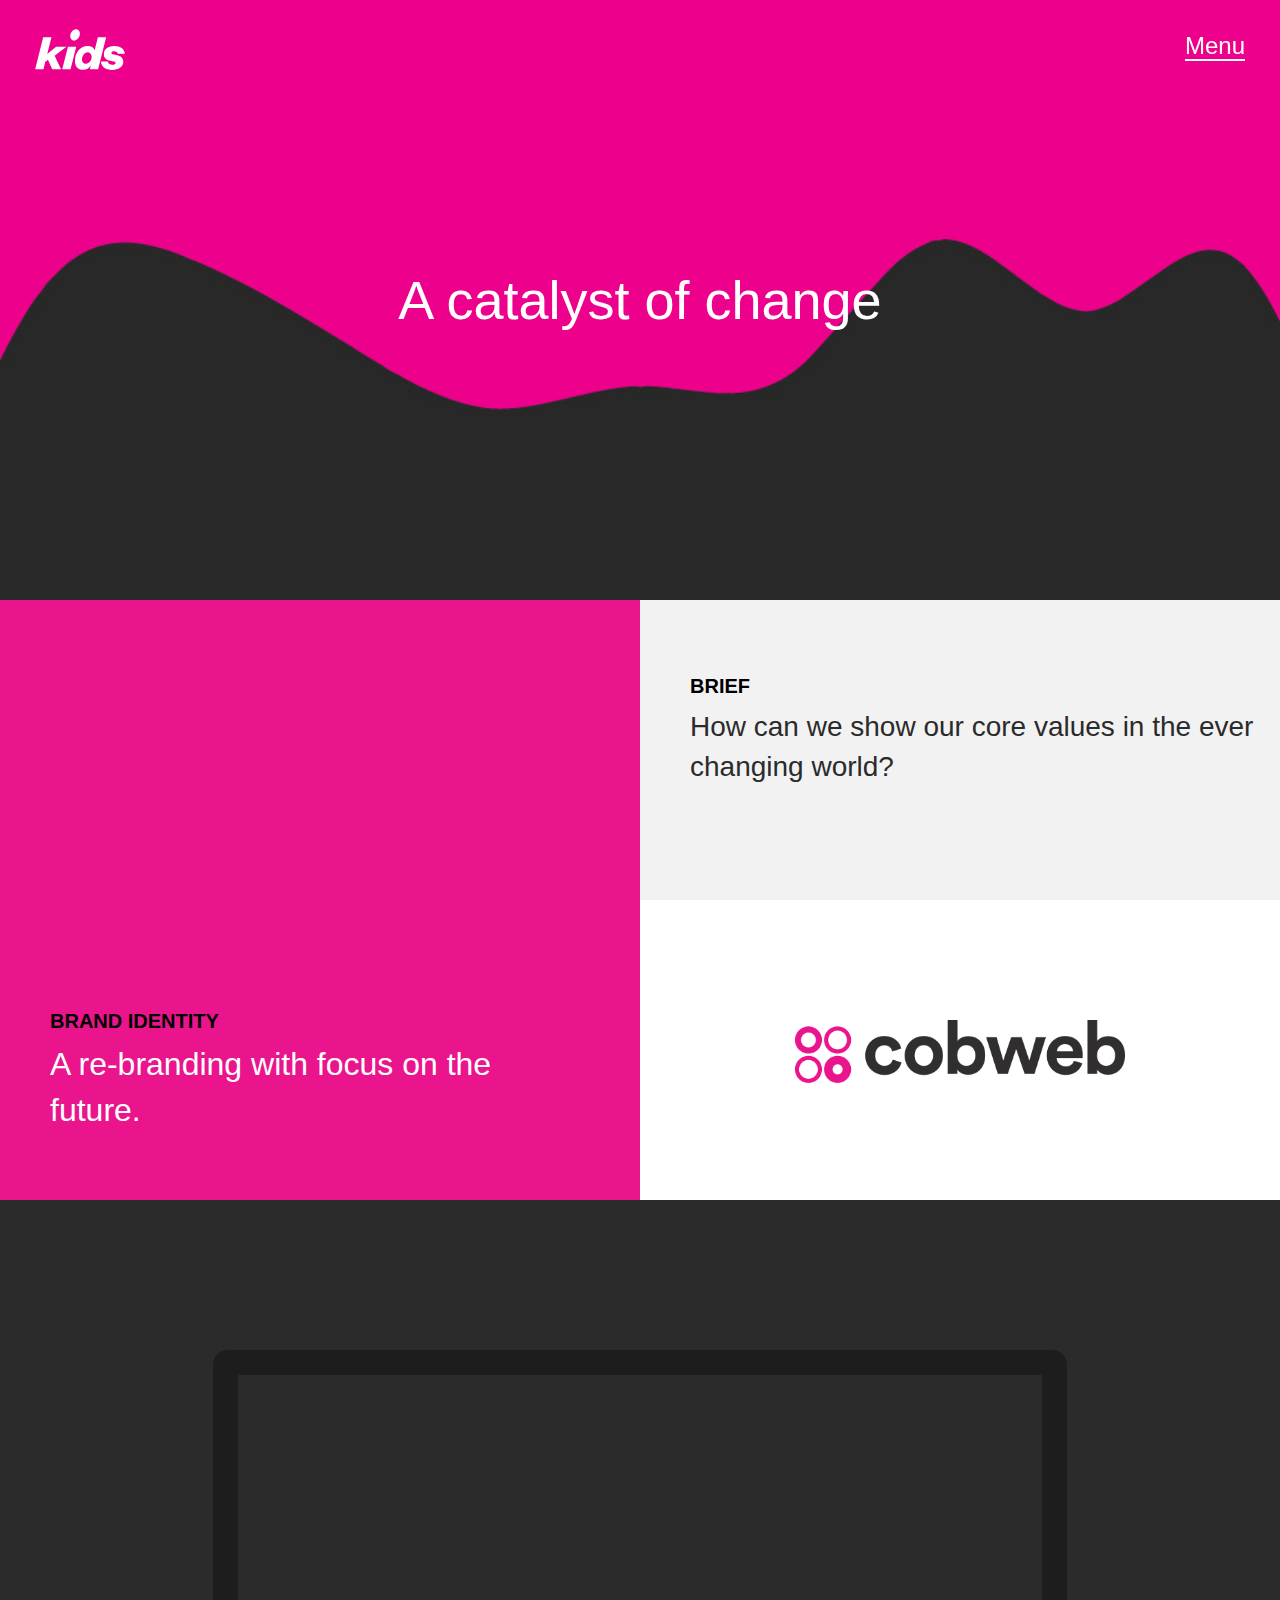
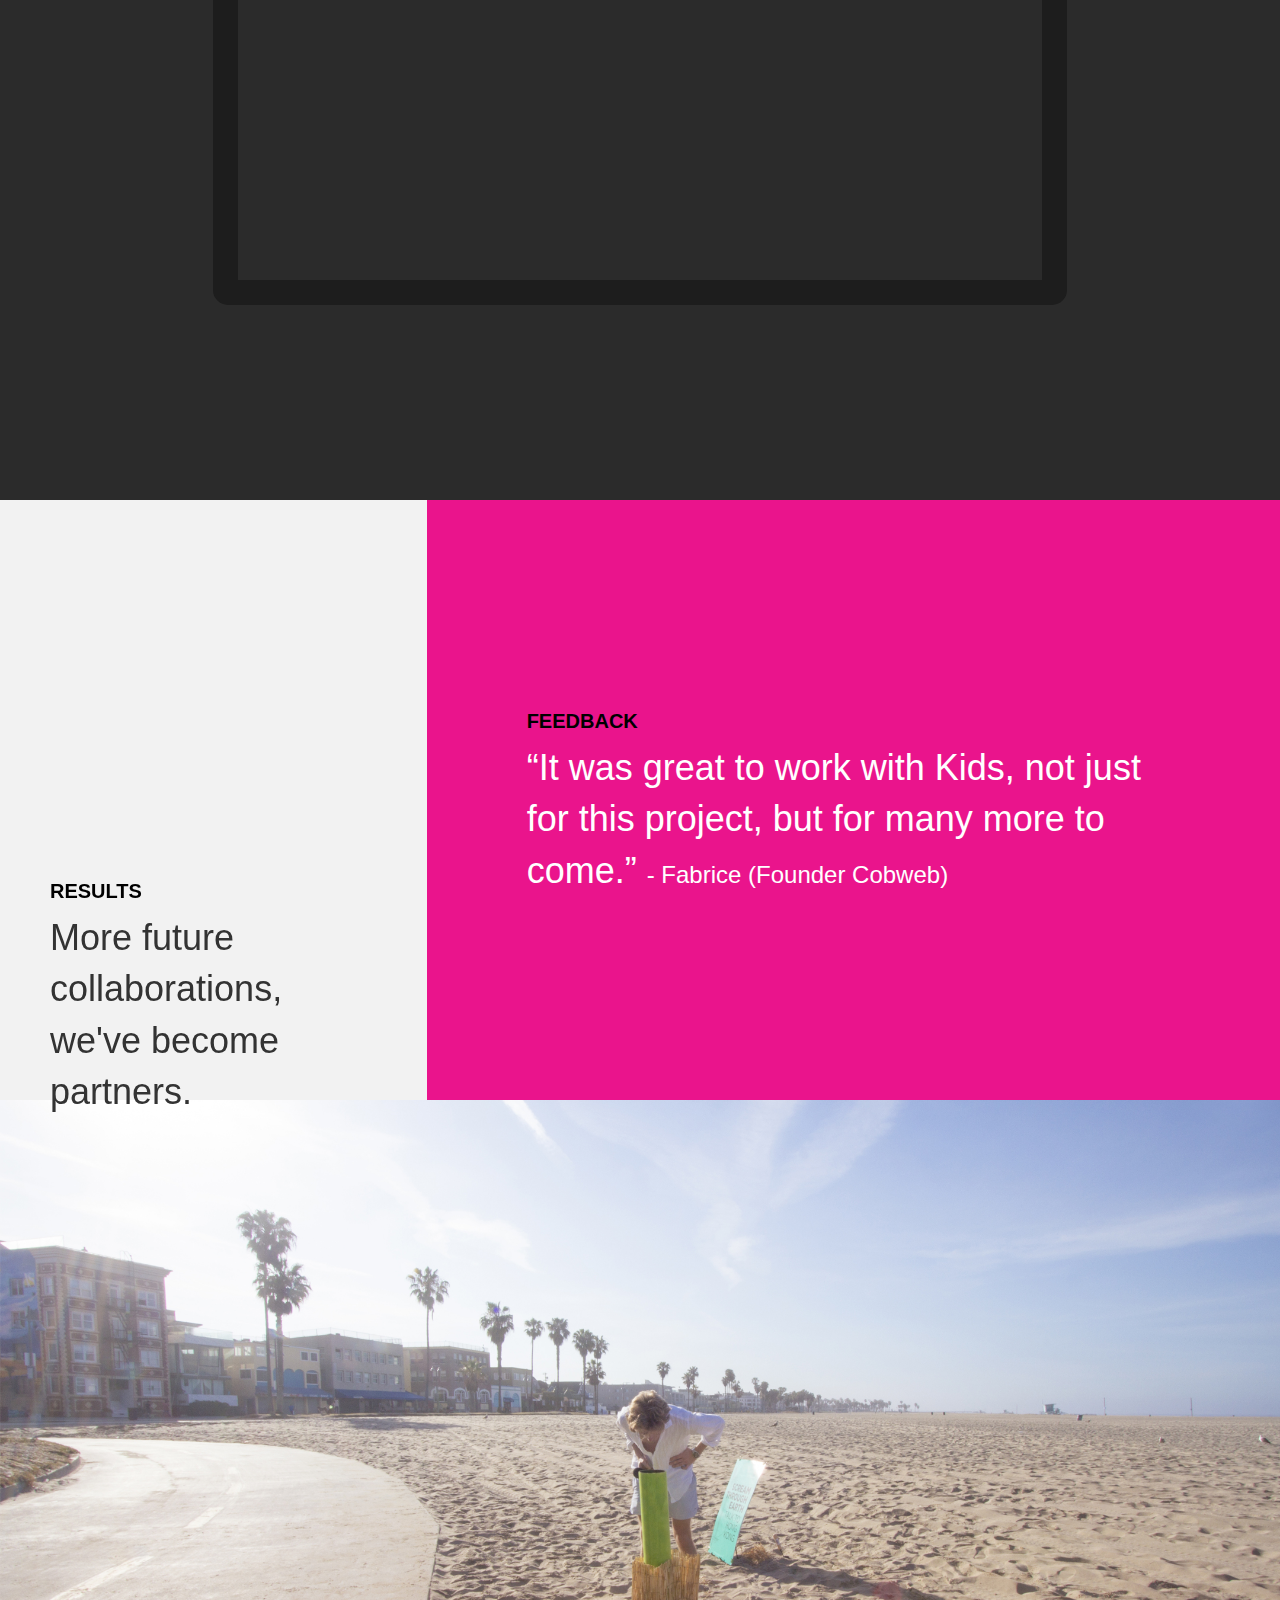
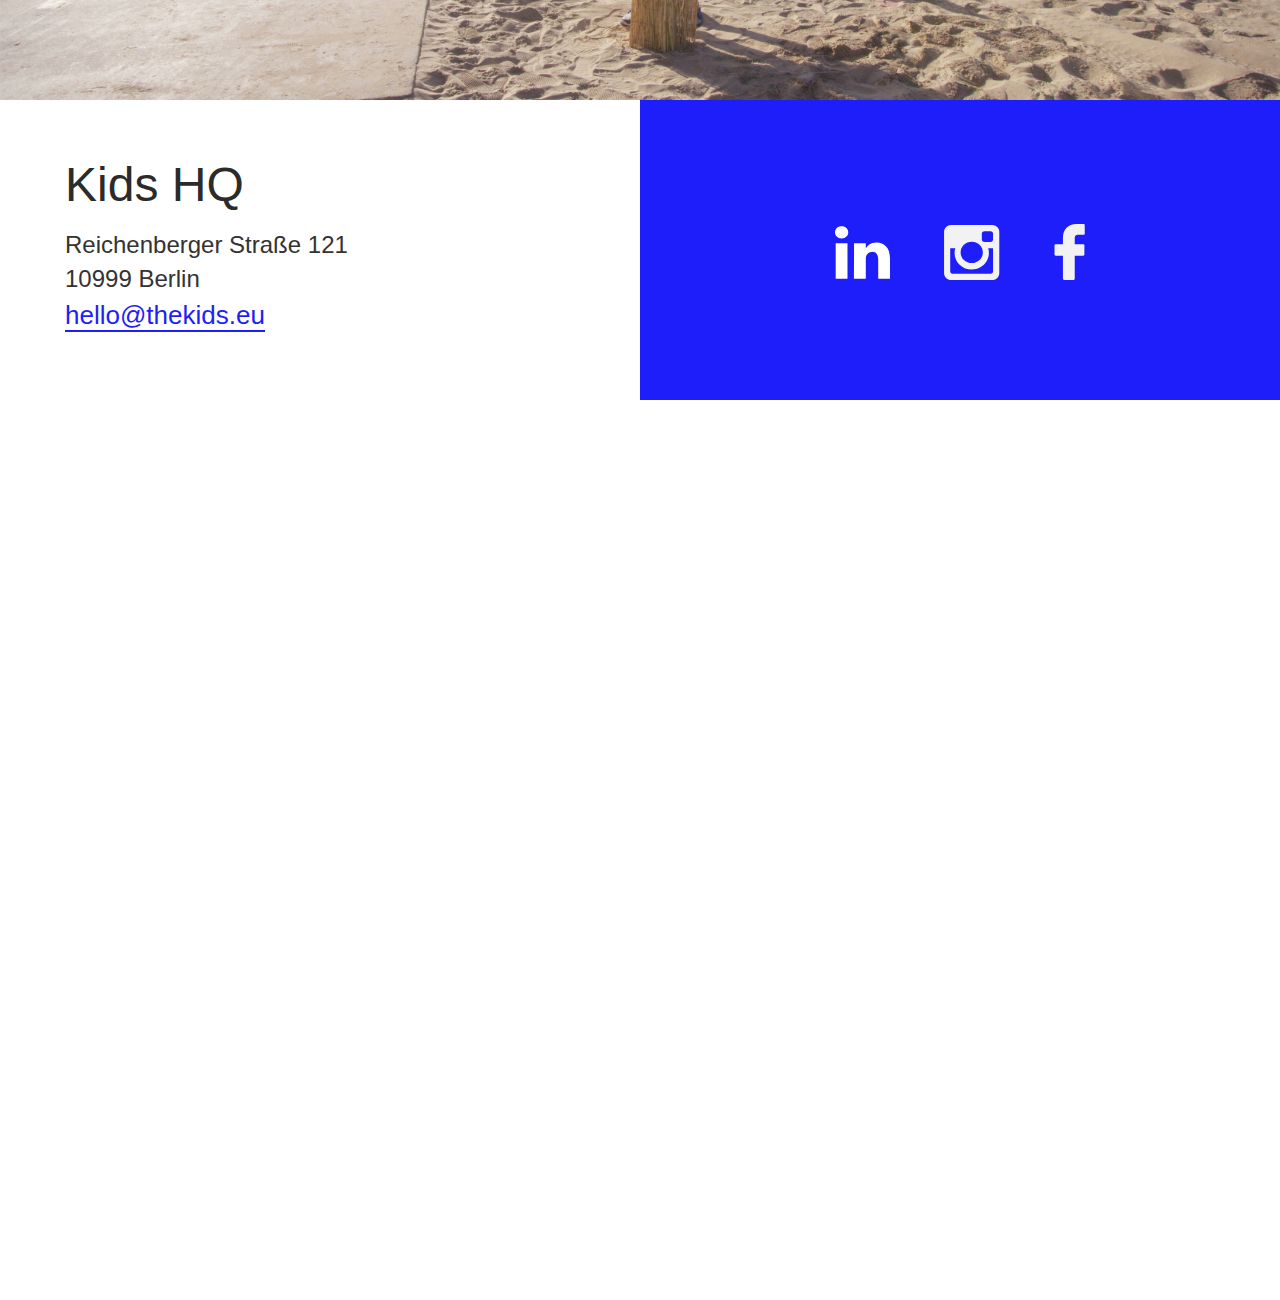
<file: cobweb.html>
<!DOCTYPE html>
<html>
<head>
	<meta charset="utf-8">
	<meta name="viewport" content="width=device-width, initial-scale=1">
	<title>Kids - Design & Concept Studio</title>
	<link rel="stylesheet" href="https://maxcdn.bootstrapcdn.com/bootstrap/3.3.7/css/bootstrap.min.css" integrity="sha384-BVYiiSIFeK1dGmJRAkycuHAHRg32OmUcww7on3RYdg4Va+PmSTsz/K68vbdEjh4u" crossorigin="anonymous">
	<link rel="stylesheet" type="text/css" href="css/portfolio.css">
	<link rel="stylesheet" type="text/css" href="css/kids.css">

	<!-- Meta Tags -->
	<meta name="description" content="A unique identity for a unique tribe.">
	<meta name="robots" content="noodp">
	<link rel="canonical" href="http://thekids.eu/nomads-festial-2016.html">
	<meta property="og:locale" content="en_US">
	<meta property="og:type" content="website">
	<meta property="og:title" content="Nomads Festival 2016 by kids | Concept &amp; Design Studio">
	<meta property="og:description" content="A unique identity for a unique tribe.">
	<meta property="og:url" content="http://thekids.eu/nomads-festial-2016.html">
	<meta property="og:site_name" content="Nomads Festival 2016 by kids | Concept &amp; Design Studio">
	<meta property="og:image" content="http://www.thekids.eu/img/Nomads-Festival-2016-Kids-Project-Design-Concept.jpg"/>
	<meta name="twitter:card" content="summary">
	<meta name="twitter:description" content="A unique identity for a unique tribe.">
	<meta name="twitter:title" content="Nomads Festival 2016 by kids | Concept &amp; Design Studio">
	<meta name="twitter:site" content="@thekidshq">
	<meta name="twitter:creator" content="@thekidshq">
	<script type="application/ld+json">{"@context":"http:\/\/schema.org","@type":"WebSite","url":"http:\/\/thekids.eu\/","name":"kids | Concept &amp; Design Studio","potentialAction":{"@type":"SearchAction","target":"http:\/\/thekids.eu\/?s={search_term_string}","query-input":"required name=search_term_string"}}</script>
</head>
	<body class="">
		<div class="portfolio cobweb">
			<div class="container-fluid">
				<div id="myNav" class="overlay">
		              <!-- Button to close the overlay navigation -->
		              <a href="javascript:void(0)" class="closebtn" onclick="closeNav()">&times;</a>

		              <div id="nav overlay-content" class="menux">
		                <ul>
		                	<li><a href="index.html">Home</a></li>
		                	<li><a href="projects.html">Projects</a></li>
		                	<li><a href="whatwedo.html">What We Do</a></li>              	
		                	<li><a href="about.html">About</a></li>
		                </ul>
		              </div>
		        </div>
	        </div>
	        <div class="container-fluid" style="margin-top: -1px;">
	       		<div class="row">
	          		<div class="col-xs-12">
		              	<a href="home.html"><div><img src="img/Kids-Berlin-Design-Studio-Logo-2016-White.svg" class="logo"></div></a>
		            	<span class="menubtn" style="font-size:24px;cursor:pointer" onclick="openNav()">Menu</span>
	          		</div>
	        	</div>
	        </div>

			<div class="container-fluid">	
				<div class="row cobweb1">
					<h2 class="col-xs-12">A catalyst of change</h2>
				</div>
			</div>

			<div class="container-fluid">	
				<div class="row">
					<div class="col-xs-12 col-md-6 bg-cobweb-pink fullheight experience">
						<h4>Brand Identity</h4>
						<p class="textwhite">A re-branding with focus on the future.</p>
					</div>
					<div class="col-xs-12 col-md-6 halfheight briefdiv bg-grey">
						<h4>Brief</h4>
						<p class="brief textgrey">How can we show our core values in the ever changing world?</p>
					</div>
					<div class="col-xs-12 col-md-6 halfheight center">
						<img src="img/Cobweb-Brand-Logo-Webdesign-Kids-Berlin.png" class="caselogo">
					</div>				
				</div>
			</div>
			<div class="container-fluid">	
				<div class="row">
					<div class="col-xs-12 extraheight bg-darkgrey video">
						<div class="col-md-8 col-md-offset-2 videomargin video">
							<div class="videoWrapper">
								<iframe src="https://player.vimeo.com/video/170021699?title=0&byline=0&portrait=0" width="640" height="360" frameborder="0" webkitallowfullscreen mozallowfullscreen allowfullscreen></iframe>
							</div>
						</div>
					</div>
				</div>
			</div>
			<div class="container-fluid">	
				<div class="row">
					<div class="col-md-4 fullheight bg-grey results" id="results">
						<h4>Results</h4>
						<p>More future collaborations, we've become partners.</p>
					</div>
					<div class="col-md-8 fullheight bg-cobweb-pink feedback">
						<h4>Feedback</h4>
						<p class="textwhite">“It was great to work with Kids, not just for this project, but for many more to come.” <span>- Fabrice (Founder Cobweb)<span></p>
					</div>

				</div>
			</div>
			<div class="container-fluid">	
				<div class="row cobweb2">
				</div>
			</div>
		</div>		
		<footer class="container-fluid">
			<div class="row business">
				<div class="col-xs-12 col-sm-6 col-md-6 fleft bg-white">
					<h2>Kids HQ</h2>
					<p>Reichenberger Straße 121<br>10999 Berlin</p>
					<a href="mailto:hello@thekids.eu">hello@thekids.eu</a>
				</div>
				<div class="col-xs-12 col-sm-6 col-md-6 bg-blue fright">
					<a href="https://www.linkedin.com/company/thekids" target="_blank"><img src="img/linkedin-logo.svg" class="linkedin-logo"></a>
					<a href="https://instagram.com/notyourkids/" target="_blank"><img src="img/instagram-symbol.svg"></a>
					<a href="https://www.facebook.com/notyourkids" target="_blank"><img src="img/facebook-logo.svg"></a>
				</div>
			</div>
			<div class="row">
				<div class="col-xs-12 noisebg">
					<h2 class="textwhite center">Behind all this you'll find passionate people.</h1>
				</div>
			</div>
		</footer>

		<script>
        function openNav() {
            document.getElementById("myNav").style.width = "100%";
        }

        function closeNav() {
            document.getElementById("myNav").style.width = "0%";
        }
        </script>
	</body>
</html>
</file>
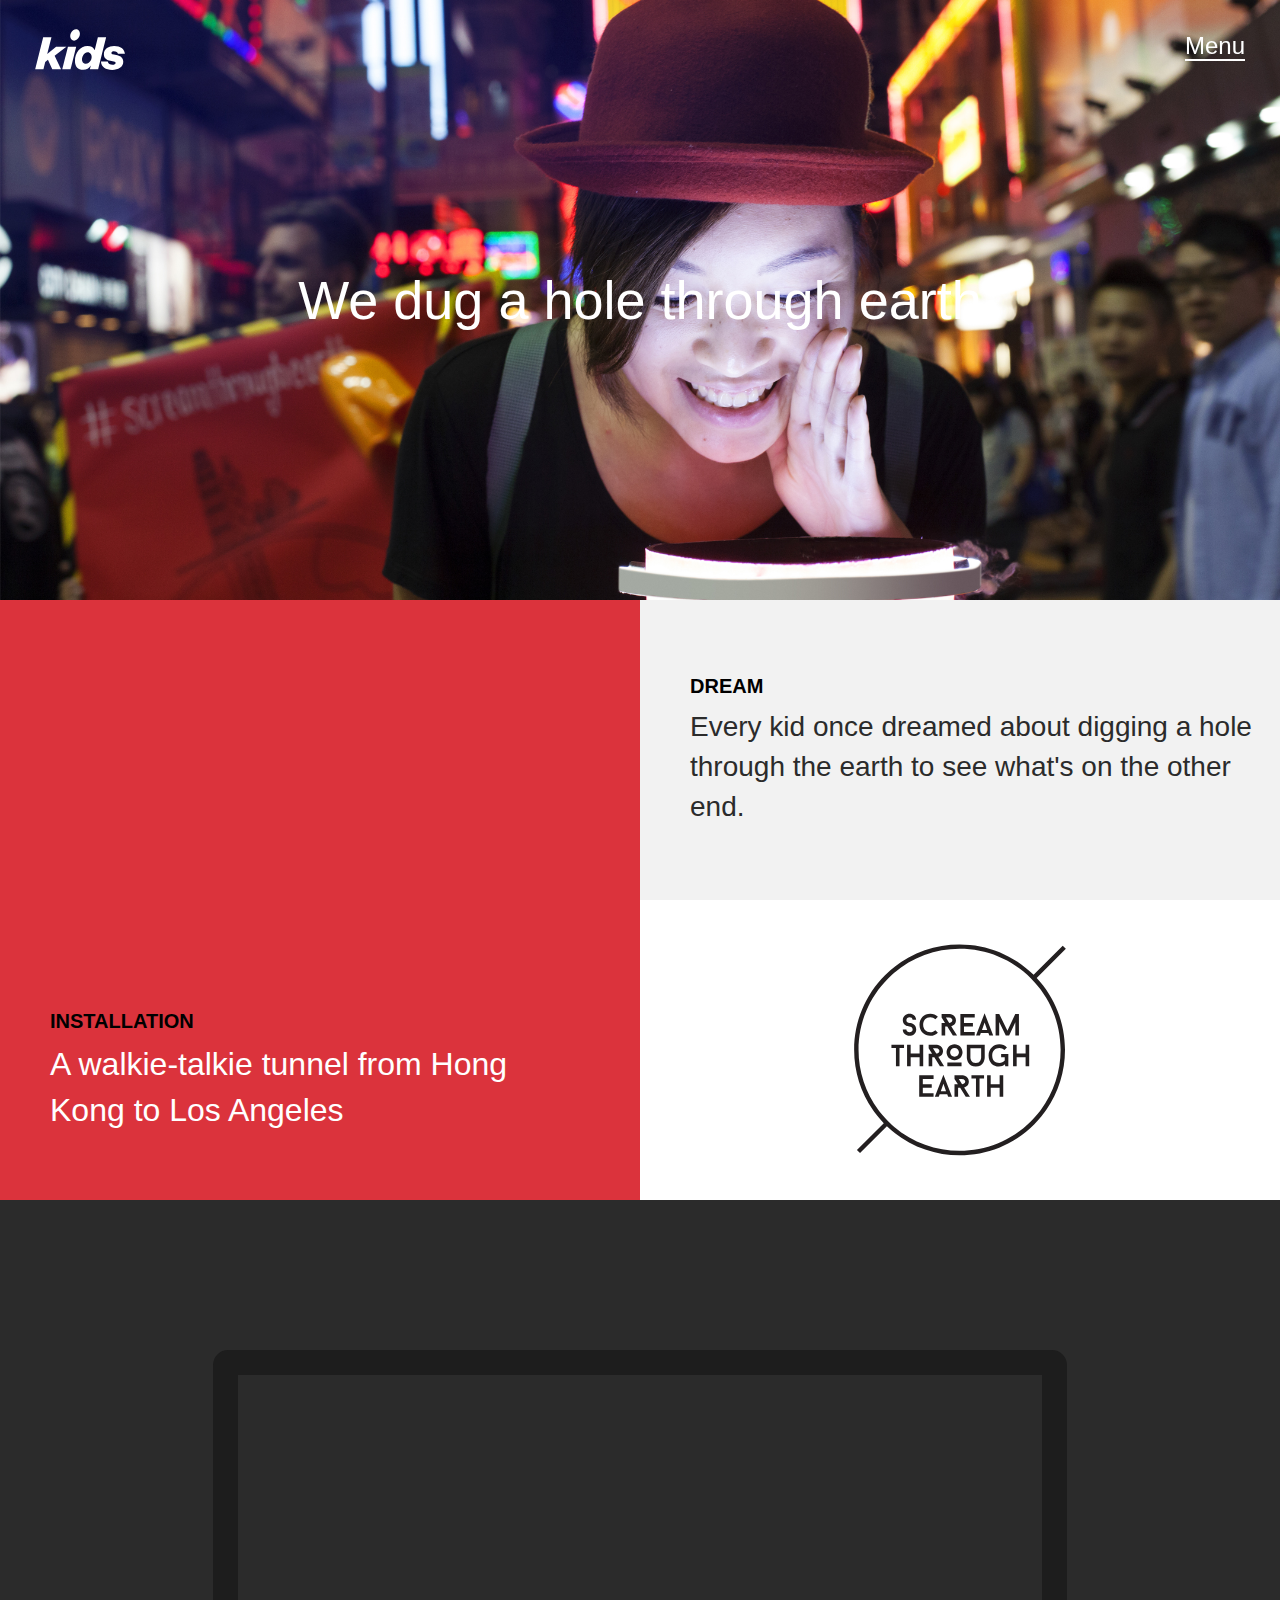
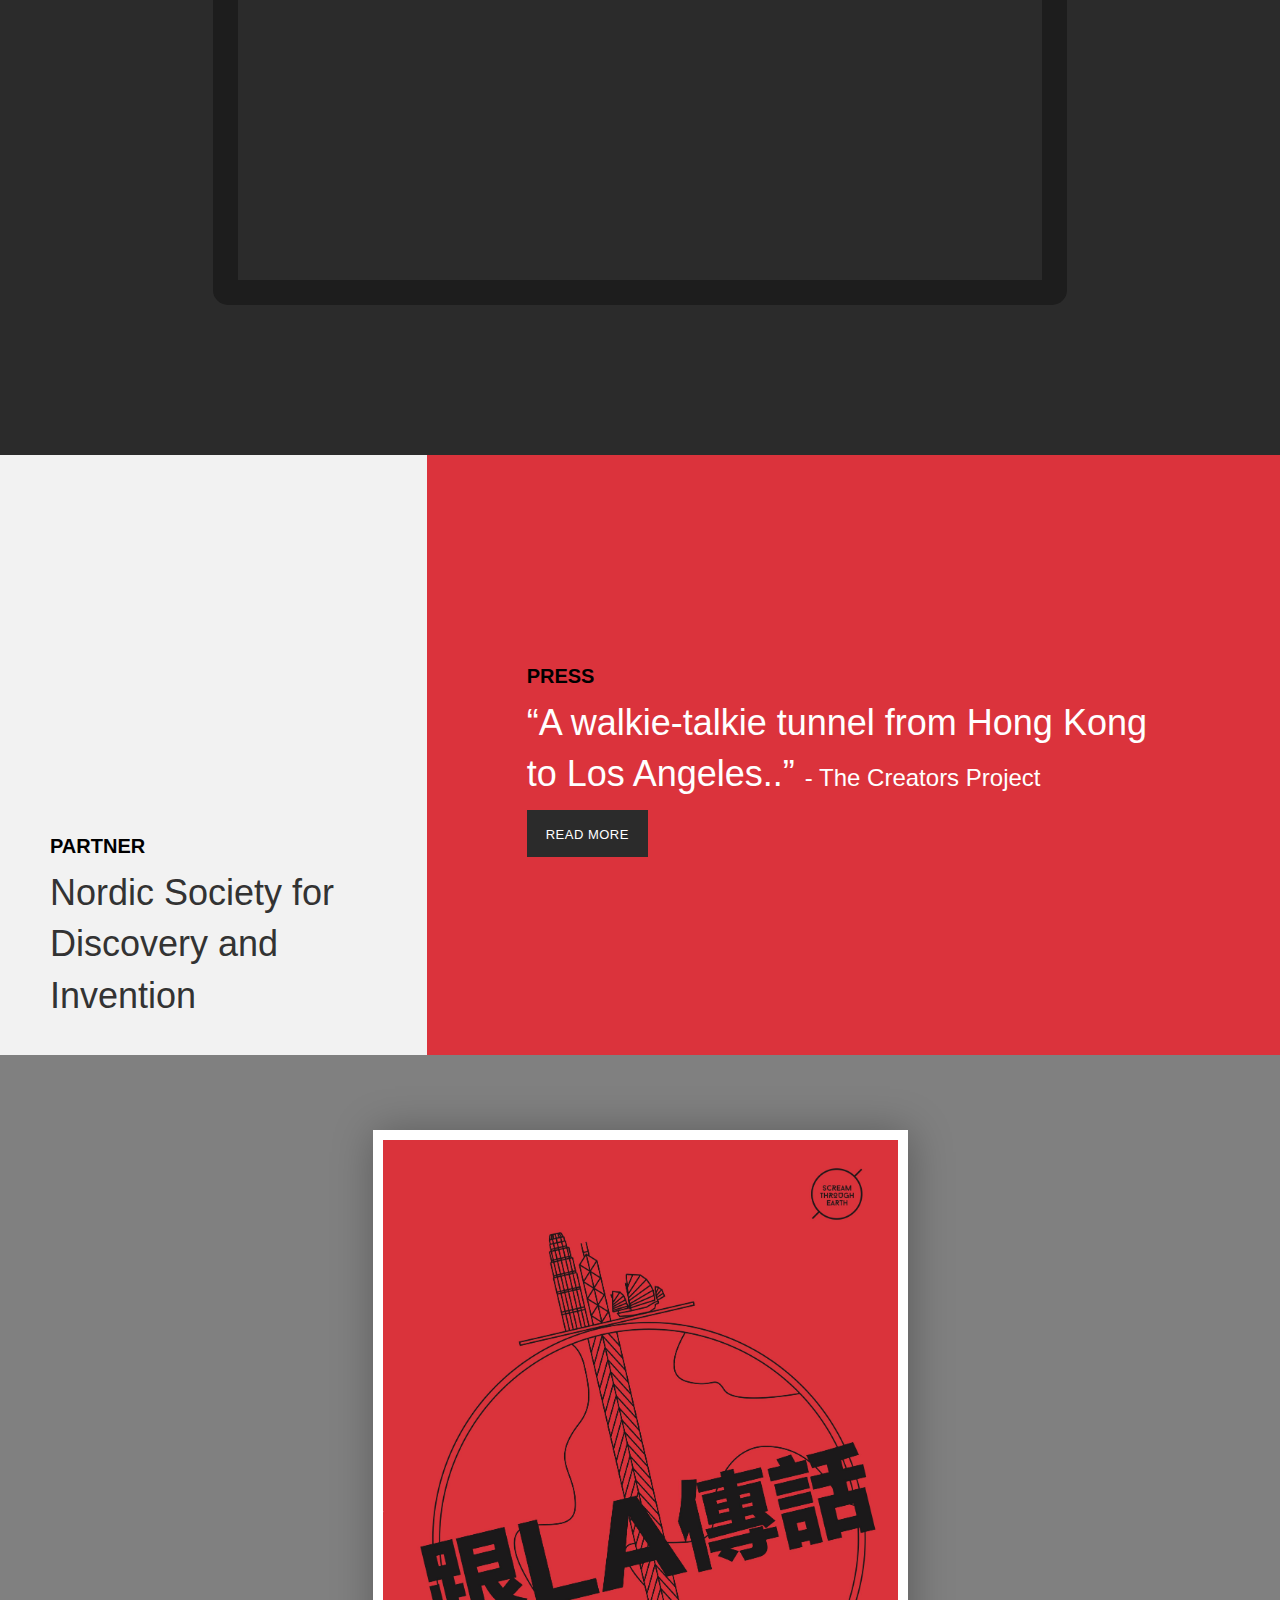
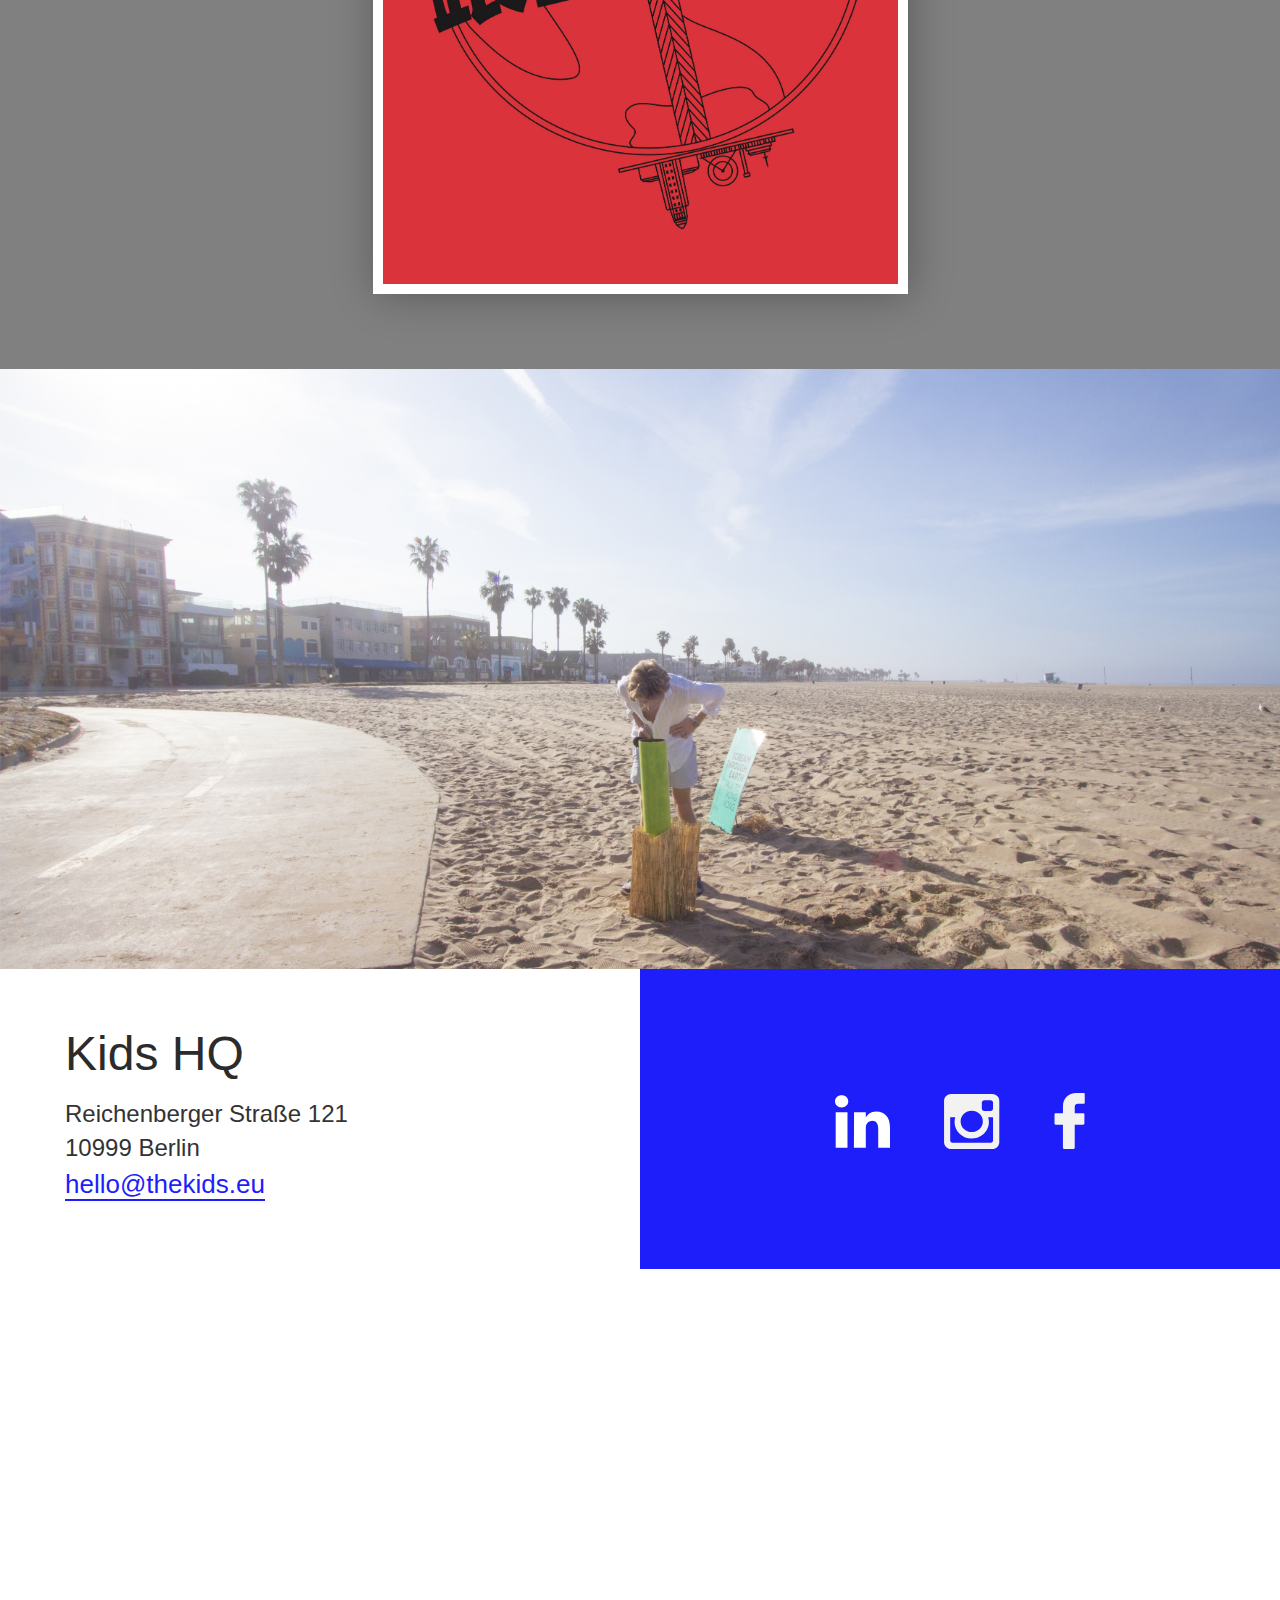
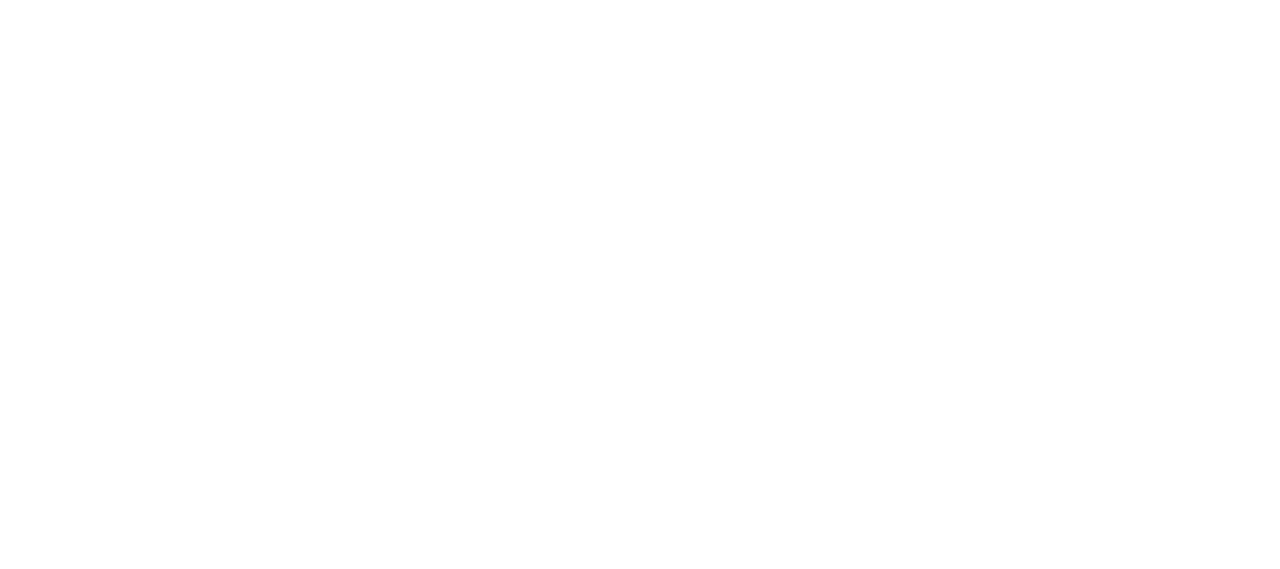
<file: hole-through-earth.html>
<!DOCTYPE html>
<html>
<head>
	<meta charset="utf-8">
	<meta name="viewport" content="width=device-width, initial-scale=1">
	<title>Kids - Design & Concept Studio</title>
	<link rel="stylesheet" href="https://maxcdn.bootstrapcdn.com/bootstrap/3.3.7/css/bootstrap.min.css" integrity="sha384-BVYiiSIFeK1dGmJRAkycuHAHRg32OmUcww7on3RYdg4Va+PmSTsz/K68vbdEjh4u" crossorigin="anonymous">
	<link rel="stylesheet" type="text/css" href="css/portfolio.css">
	<link rel="stylesheet" type="text/css" href="css/kids.css">

	<!-- Meta Tags -->
	<meta name="description" content="A unique identity for a unique tribe.">
	<meta name="robots" content="noodp">
	<link rel="canonical" href="http://thekids.eu/nomads-festial-2016.html">
	<meta property="og:locale" content="en_US">
	<meta property="og:type" content="website">
	<meta property="og:title" content="Nomads Festival 2016 by kids | Concept &amp; Design Studio">
	<meta property="og:description" content="A unique identity for a unique tribe.">
	<meta property="og:url" content="http://thekids.eu/nomads-festial-2016.html">
	<meta property="og:site_name" content="Nomads Festival 2016 by kids | Concept &amp; Design Studio">
	<meta property="og:image" content="http://www.thekids.eu/img/Nomads-Festival-2016-Kids-Project-Design-Concept.jpg"/>
	<meta name="twitter:card" content="summary">
	<meta name="twitter:description" content="A unique identity for a unique tribe.">
	<meta name="twitter:title" content="Nomads Festival 2016 by kids | Concept &amp; Design Studio">
	<meta name="twitter:site" content="@thekidshq">
	<meta name="twitter:creator" content="@thekidshq">
	<script type="application/ld+json">{"@context":"http:\/\/schema.org","@type":"WebSite","url":"http:\/\/thekids.eu\/","name":"kids | Concept &amp; Design Studio","potentialAction":{"@type":"SearchAction","target":"http:\/\/thekids.eu\/?s={search_term_string}","query-input":"required name=search_term_string"}}</script>
</head>
	<body>
		<div class="portfolio holethroughearth">
			<div class="container-fluid">
				<div id="myNav" class="overlay">
		              <!-- Button to close the overlay navigation -->
		              <a href="javascript:void(0)" class="closebtn" onclick="closeNav()">&times;</a>

		              <div id="nav overlay-content" class="menux">
		                <ul>
		                	<li><a href="index.html">Home</a></li>
		                	<li><a href="projects.html">Projects</a></li>
		                	<li><a href="whatwedo.html">What We Do</a></li>              	
		                	<li><a href="about.html">About</a></li>
		                </ul>
		              </div>
		        </div>
	        </div>
	        <div class="container-fluid" style="margin-top: -1px;">
	       		<div class="row">
	          		<div class="col-xs-12">
		              	<a href="home.html"><div><img src="img/Kids-Berlin-Design-Studio-Logo-2016-White.svg" class="logo"></div></a>
		            	<span class="menubtn" style="font-size:24px;cursor:pointer" onclick="openNav()">Menu</span>
	          		</div>
	        	</div>
	        </div>

			<div class="container-fluid">	
				<div class="row hte1">
					<h2 class="col-xs-12">We dug a hole through earth</h2>
				</div>
			</div>

			<div class="container-fluid">	
				<div class="row">
					<div class="col-xs-12 col-md-6 bg-hte-red fullheight experience">
						<h4>Installation</h4>
						<p class="textwhite">A walkie-talkie tunnel from Hong Kong to Los Angeles</p>
					</div>
					<div class="col-xs-12 col-md-6 halfheight briefdiv bg-grey">
						<h4>Dream</h4>
						<p class="brief textgrey">Every kid once dreamed about digging a hole through the earth to see what's on the other end.</p>
					</div>
					<div class="col-xs-12 col-md-6 halfheight center bg-white">
						<img src="img/Hole-Through-Earth-Kids-Logo-Design-Concept.svg" class="caselogo">
					</div>				
				</div>
			</div>
			<div class="container-fluid">	
				<div class="row">
					<div class="col-xs-12 bg-darkgrey video">
						<div class="col-md-8 col-md-offset-2 videomargin video">
							<div class="videoWrapper">
								<iframe width="1280" height="720" src="https://www.youtube.com/embed/MIvW61aOY0g?rel=0&amp;controls=0&amp;showinfo=0" frameborder="0" allowfullscreen></iframe>
							</div>
						</div>
					</div>
				</div>
			</div>
			<div class="container-fluid">	
				<div class="row">
					<div class="col-xs-12 col-md-4 fullheight bg-grey results" id="results">
						<h4>Partner</h4>
						<p>Nordic Society for Discovery and Invention</p>
					</div>
					<div class="col-xs-12 col-md-8 fullheight bg-hte-red feedback">
						<h4>Press</h4>
						<p class="textwhite">“A walkie-talkie tunnel from Hong Kong to Los Angeles..” <span>- The Creators Project<span></p>
						<a href="#"><button class="btn">Read more</button></a>
					</div>

				</div>
			</div>
			<div class="container-fluid">	
				<div class="row poster">
					<div class="col-xs-12 col-sm-6 col-sm-offset-3 col-md-6 col-md-offset-3">
						<img src="img/Hole-Through-Earth--Kids-Project5-Design-Concept.jpg">
					</div>
				</div>
			</div>

			<div class="container-fluid">	
				<div class="row hte2">
					<div class="col-xs-12 fullheight">
					</div>
				</div>
			</div>
		</div>
		<footer class="container-fluid">
			<div class="row business">
				<div class="col-xs-12 col-sm-6 col-md-6 fleft bg-white">
					<h2>Kids HQ</h2>
					<p>Reichenberger Straße 121<br>10999 Berlin</p>
					<a href="mailto:hello@thekids.eu">hello@thekids.eu</a>
				</div>
				<div class="col-xs-12 col-sm-6 col-md-6 bg-blue fright">
					<a href="https://www.linkedin.com/company/thekids" target="_blank"><img src="img/linkedin-logo.svg" class="linkedin-logo"></a>
					<a href="https://instagram.com/notyourkids/" target="_blank"><img src="img/instagram-symbol.svg"></a>
					<a href="https://www.facebook.com/notyourkids" target="_blank"><img src="img/facebook-logo.svg"></a>
				</div>
			</div>
			<div class="row">
				<div class="col-xs-12 noisebg">
					<h2 class="textwhite center">Behind all this you'll find passionate people.</h1>
				</div>
			</div>
		</footer>

		<script>
        function openNav() {
            document.getElementById("myNav").style.width = "100%";
        }

        function closeNav() {
            document.getElementById("myNav").style.width = "0%";
        }
        </script>
	</body>
</html>
</file>
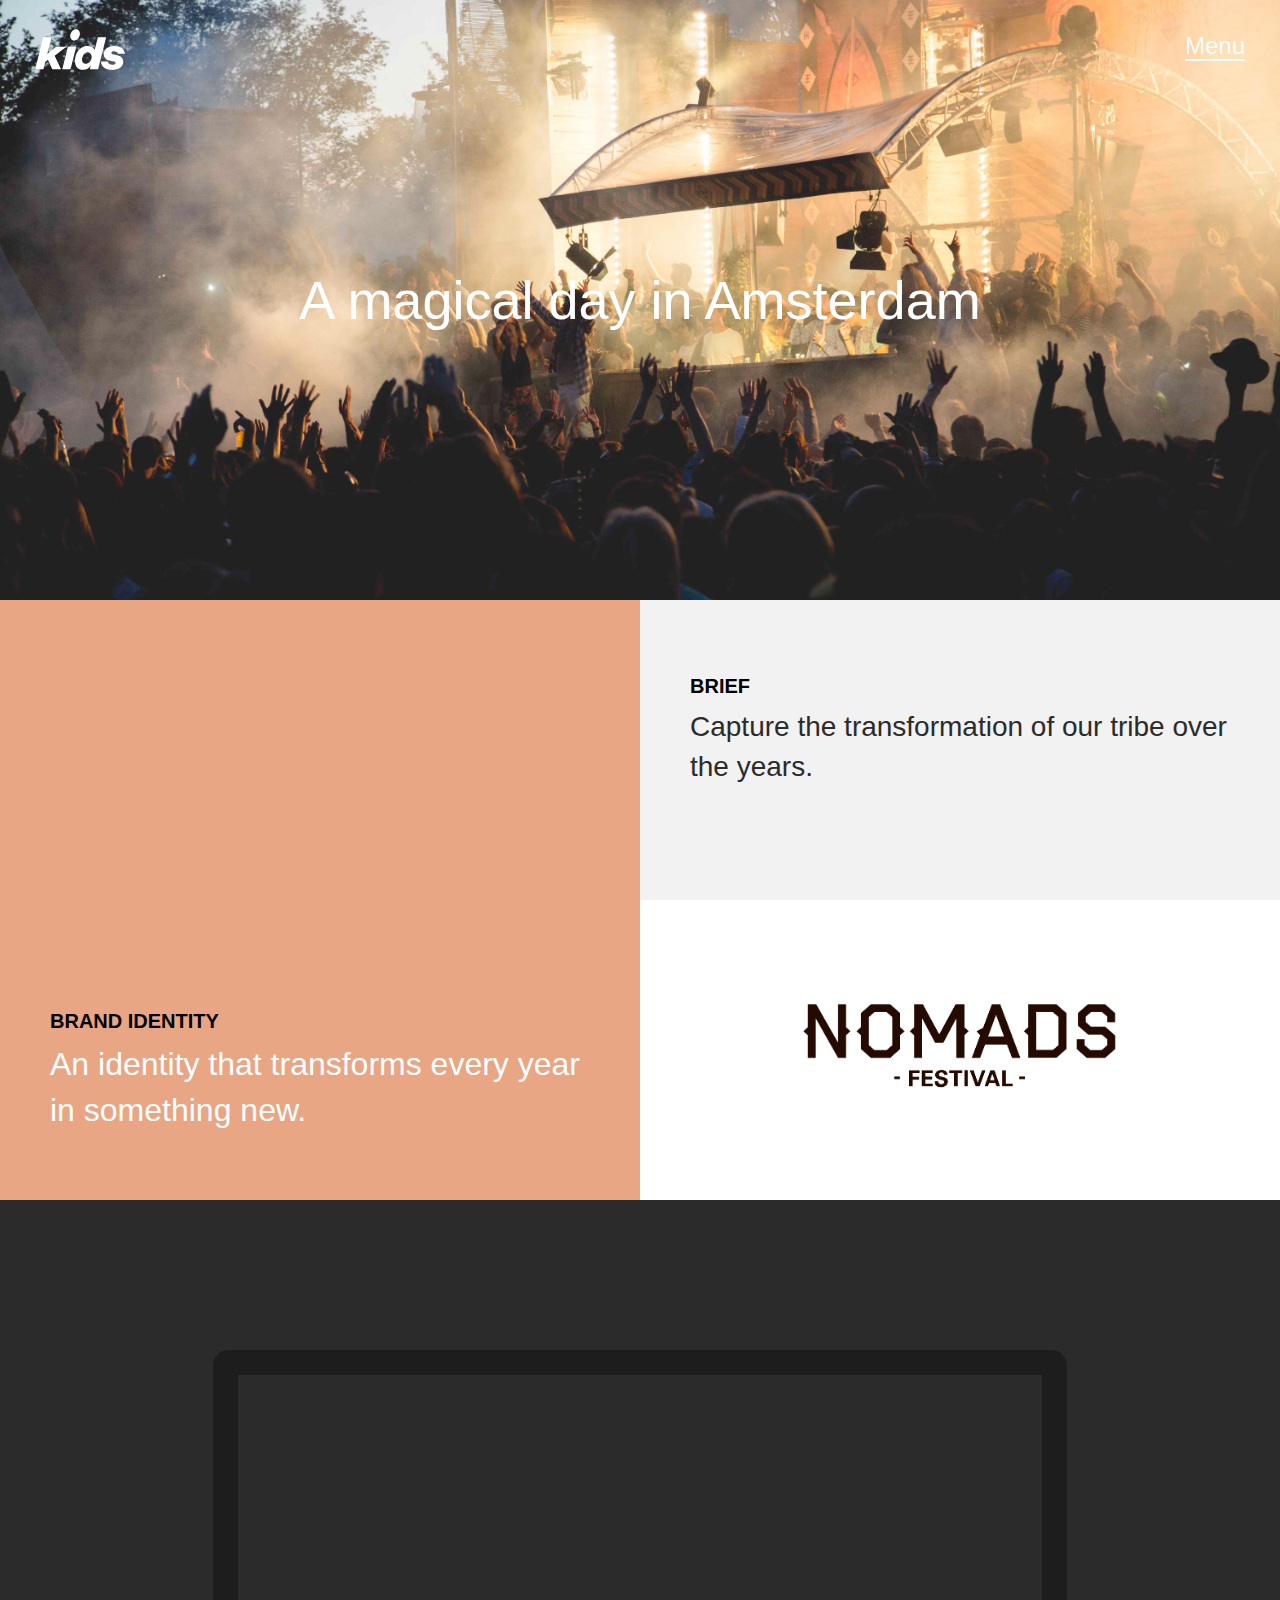
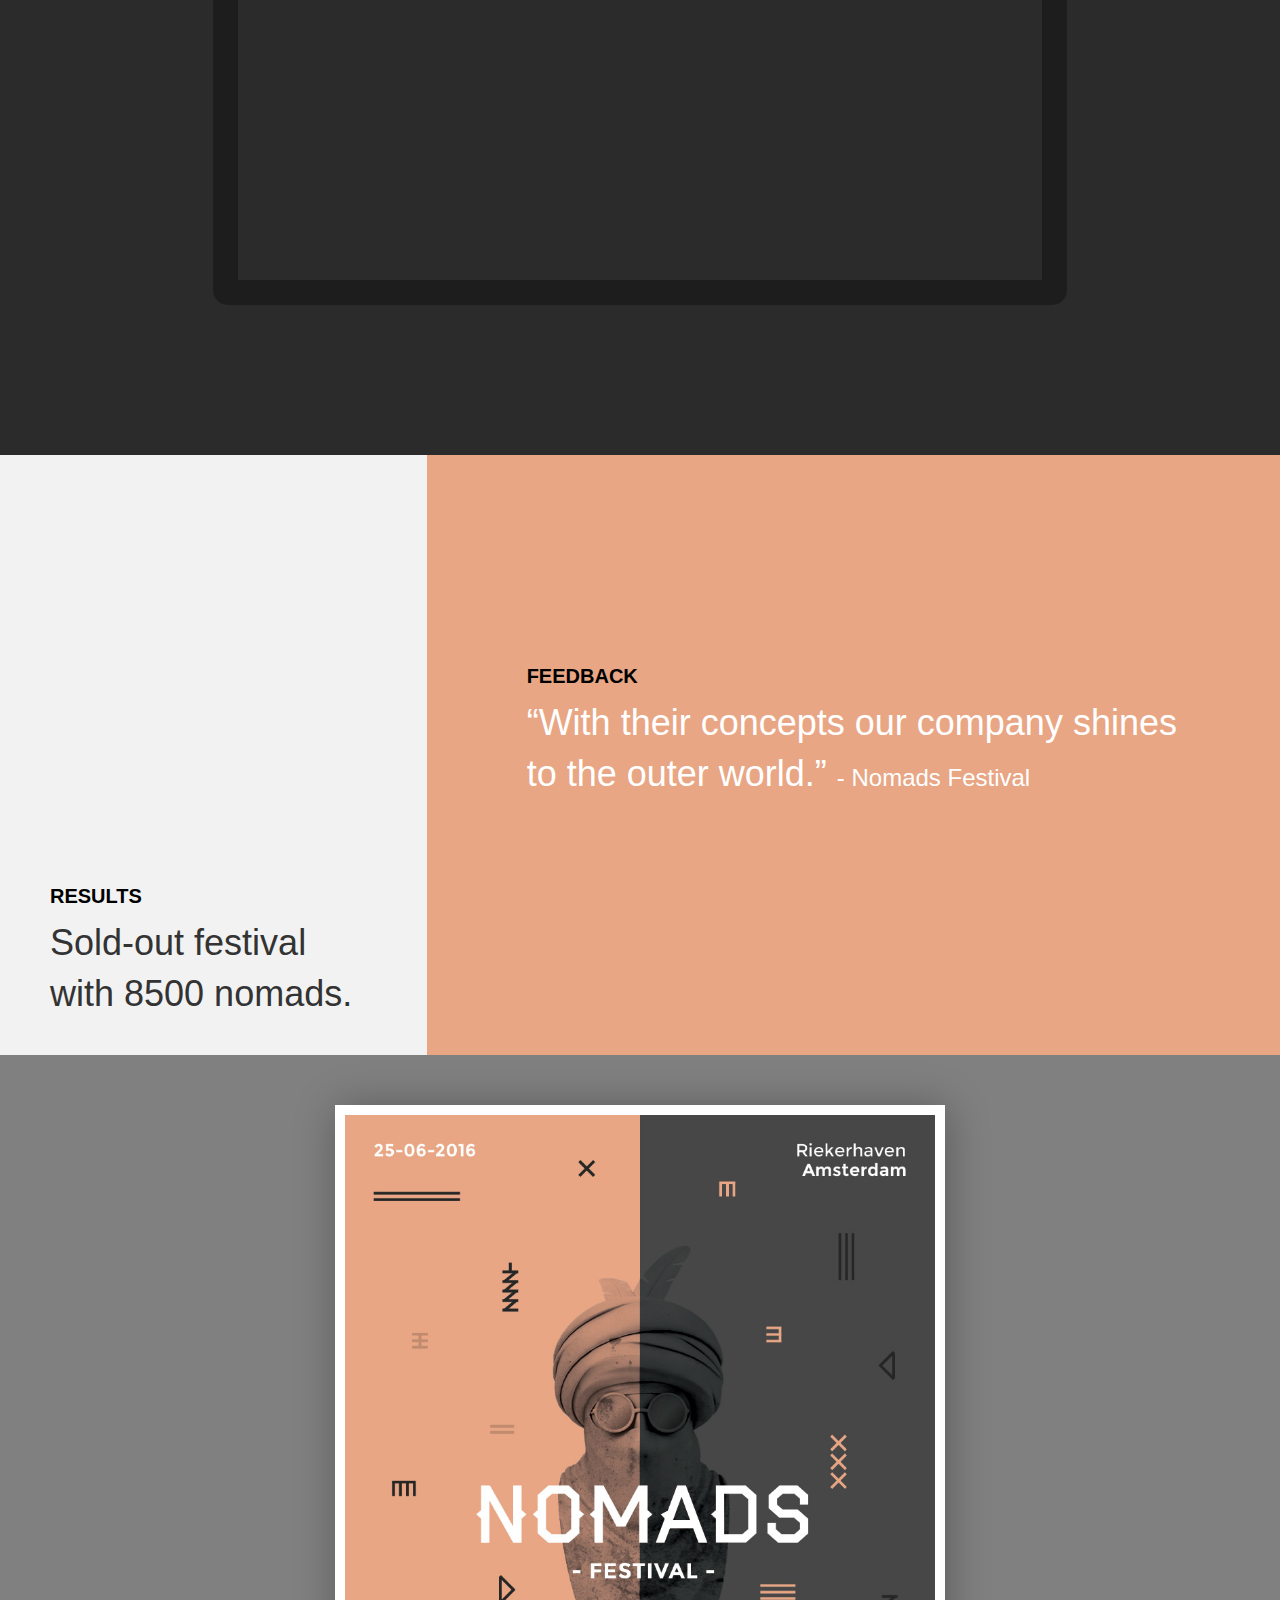
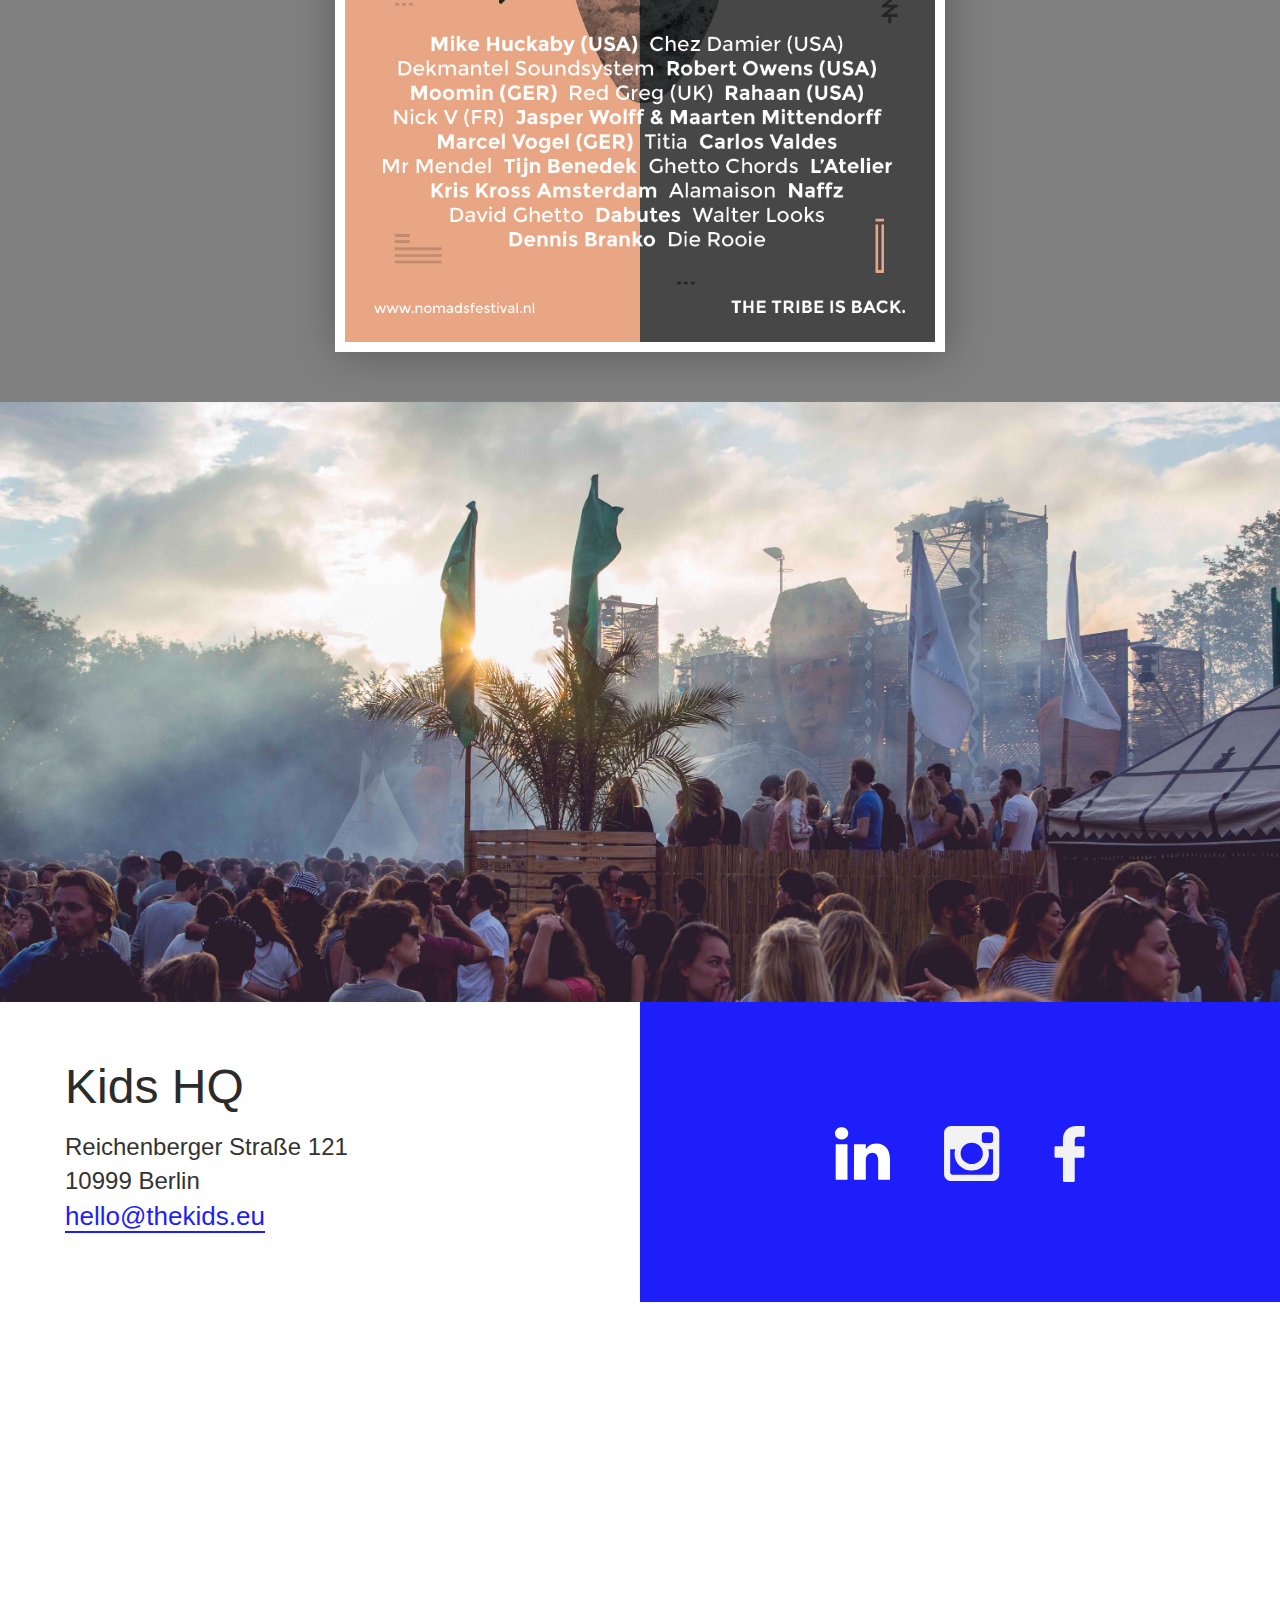
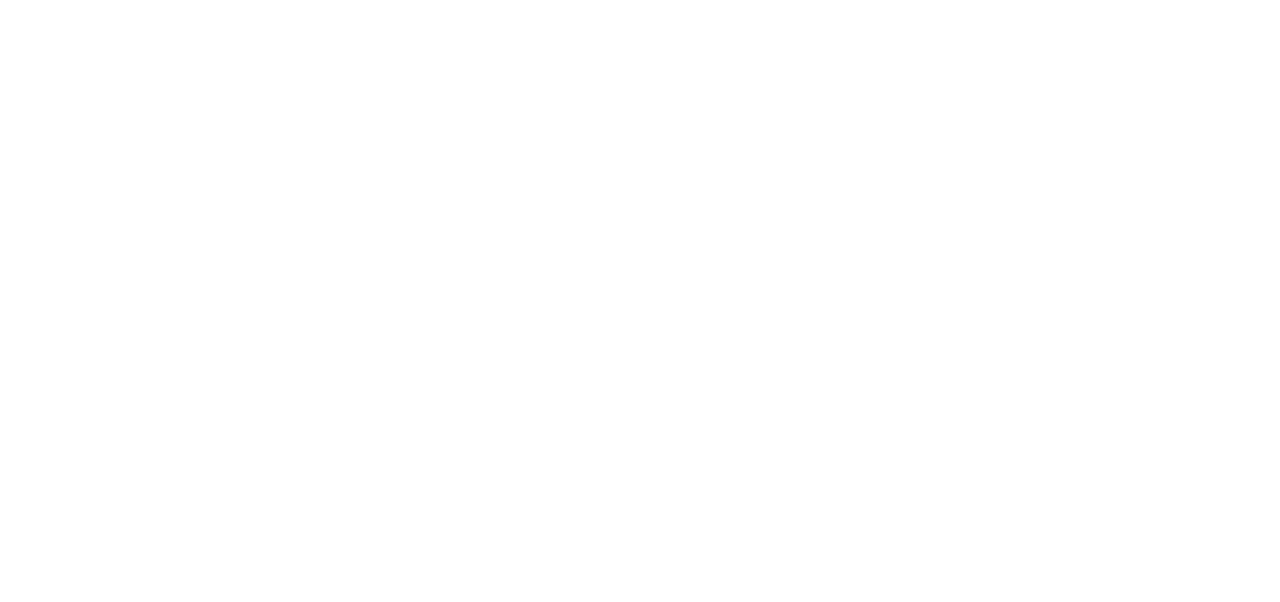
<file: nomads-festival-2016.html>
<!DOCTYPE html>
<html>
<head>
	<meta charset="utf-8">
	<meta name="viewport" content="width=device-width, initial-scale=1">
	<title>Kids - Design & Concept Studio</title>
	<link rel="stylesheet" href="https://maxcdn.bootstrapcdn.com/bootstrap/3.3.7/css/bootstrap.min.css" integrity="sha384-BVYiiSIFeK1dGmJRAkycuHAHRg32OmUcww7on3RYdg4Va+PmSTsz/K68vbdEjh4u" crossorigin="anonymous">
	<link rel="stylesheet" type="text/css" href="css/portfolio.css">
	<link rel="stylesheet" type="text/css" href="css/kids.css">
		<!-- Meta Tags -->
	<meta name="description" content="A unique identity for a unique tribe.">
	<meta name="robots" content="noodp">
	<link rel="canonical" href="http://thekids.eu/nomads-festial-2016.html">
	<meta property="og:locale" content="en_US">
	<meta property="og:type" content="website">
	<meta property="og:title" content="Nomads Festival 2016 by kids | Concept &amp; Design Studio">
	<meta property="og:description" content="A unique identity for a unique tribe.">
	<meta property="og:url" content="http://thekids.eu/nomads-festial-2016.html">
	<meta property="og:site_name" content="Nomads Festival 2016 by kids | Concept &amp; Design Studio">
	<meta property="og:image" content="http://www.thekids.eu/img/Nomads-Festival-2016-Kids-Project-Design-Concept.jpg"/>
	<meta name="twitter:card" content="summary">
	<meta name="twitter:description" content="A unique identity for a unique tribe.">
	<meta name="twitter:title" content="Nomads Festival 2016 by kids | Concept &amp; Design Studio">
	<meta name="twitter:site" content="@thekidshq">
	<meta name="twitter:creator" content="@thekidshq">
	<script type="application/ld+json">{"@context":"http:\/\/schema.org","@type":"WebSite","url":"http:\/\/thekids.eu\/","name":"kids | Concept &amp; Design Studio","potentialAction":{"@type":"SearchAction","target":"http:\/\/thekids.eu\/?s={search_term_string}","query-input":"required name=search_term_string"}}</script>
</head>
	<body>
		<div class="portfolio nomadsfestival16">
			<div class="container-fluid">
				<div id="myNav" class="overlay">
		              <!-- Button to close the overlay navigation -->
		              <a href="javascript:void(0)" class="closebtn" onclick="closeNav()">&times;</a>

		              <div id="nav overlay-content" class="menux">
		                <ul>
		                	<li><a href="index.html">Home</a></li>
		                	<li><a href="projects.html">Projects</a></li>
		                	<li><a href="whatwedo.html">What We Do</a></li>              	
		                	<li><a href="about.html">About</a></li>
		                </ul>
		              </div>
		        </div>
	        </div>
	        <div class="container-fluid" style="margin-top: -1px;">
	       		<div class="row">
	          		<div class="col-xs-12">
		              	<a href="home.html"><div><img src="img/Kids-Berlin-Design-Studio-Logo-2016-White.svg" class="logo"></div></a>
		            	<span class="menubtn" style="font-size:24px;cursor:pointer" onclick="openNav()">Menu</span>
	          		</div>
	        	</div>
	        </div>

			<div class="container-fluid">	
				<div class="row nomads1">
					<h2 class="col-xs-12">A magical day in Amsterdam</h2>
				</div>
			</div>

			<div class="container-fluid">	
				<div class="row">
					<div class="col-xs-12 col-md-6 bg-salmon fullheight experience">
						<h4>Brand Identity</h4>
						<p class="textwhite">An identity that transforms every year in something new.</p>
					</div>
					<div class="col-xs-12 col-md-6 halfheight briefdiv bg-grey">
						<h4>Brief</h4>
						<p class="brief textgrey">Capture the transformation of our tribe over the years.</p>
					</div>
					<div class="col-xs-12 col-md-6 halfheight center bg-white">
						<img src="img/Nomads-Festival-2016-Logo-Kids-Project-Design-Concept.png" class="caselogo">
					</div>				
				</div>
			</div>
			<div class="container-fluid">	
				<div class="row">
					<div class="col-xs-12 bg-darkgrey video">
						<div class="col-md-8 col-md-offset-2 videomargin video">
							<div class="videoWrapper">
								<iframe src="https://player.vimeo.com/video/179882458?color=ff9933&title=0&byline=0&portrait=0" width="640" height="360" frameborder="0" webkitallowfullscreen mozallowfullscreen allowfullscreen></iframe>
							</div>
						</div>
					</div>
				</div>
			</div>
			<div class="container-fluid">	
				<div class="row">
					<div class="col-xs-12 col-md-4 fullheight bg-grey results">
						<h4>Results</h4>
						<p>Sold-out festival with 8500 nomads.</p>
					</div>
					<div class="col-xs-12 col-md-8 fullheight bg-salmon feedback">
						<h4>Feedback</h4>
						<p class="textwhite">“With their concepts our company shines to the outer world.” <span>- Nomads Festival<span></p>
					</div>

				</div>
			</div>
			<div class="container-fluid">	
				<div class="row poster">
					<div class="col-xs-12 col-md-6 col-md-offset-3">
						<img src="img/Nomads-Festival-2016-Poster-Kids-Project-Design-Concept.jpg">
					</div>
				</div>
			</div>

			<div class="container-fluid">	
				<div class="row nomads2">
					<div class="col-xs-12 fullheight">
					</div>
				</div>
			</div>
		</div>
		<footer class="container-fluid">
			<div class="row business">
				<div class="col-xs-12 col-sm-6 col-md-6 fleft bg-white">
					<h2>Kids HQ</h2>
					<p>Reichenberger Straße 121<br>10999 Berlin</p>
					<a href="mailto:hello@thekids.eu">hello@thekids.eu</a>
				</div>
				<div class="col-xs-12 col-sm-6 col-md-6 bg-blue fright">
					<a href="https://www.linkedin.com/company/thekids" target="_blank"><img src="img/linkedin-logo.svg" class="linkedin-logo"></a>
					<a href="https://instagram.com/notyourkids/" target="_blank"><img src="img/instagram-symbol.svg"></a>
					<a href="https://www.facebook.com/notyourkids" target="_blank"><img src="img/facebook-logo.svg"></a>
				</div>
			</div>
			<div class="row">
				<div class="col-xs-12 noisebg">
					<h2 class="textwhite center">Behind all this you'll find passionate people.</h1>
				</div>
			</div>
		</footer>

		<script>
        function openNav() {
            document.getElementById("myNav").style.width = "100%";
        }

        function closeNav() {
            document.getElementById("myNav").style.width = "0%";
        }
        </script>
	</body>
</html>
</file>
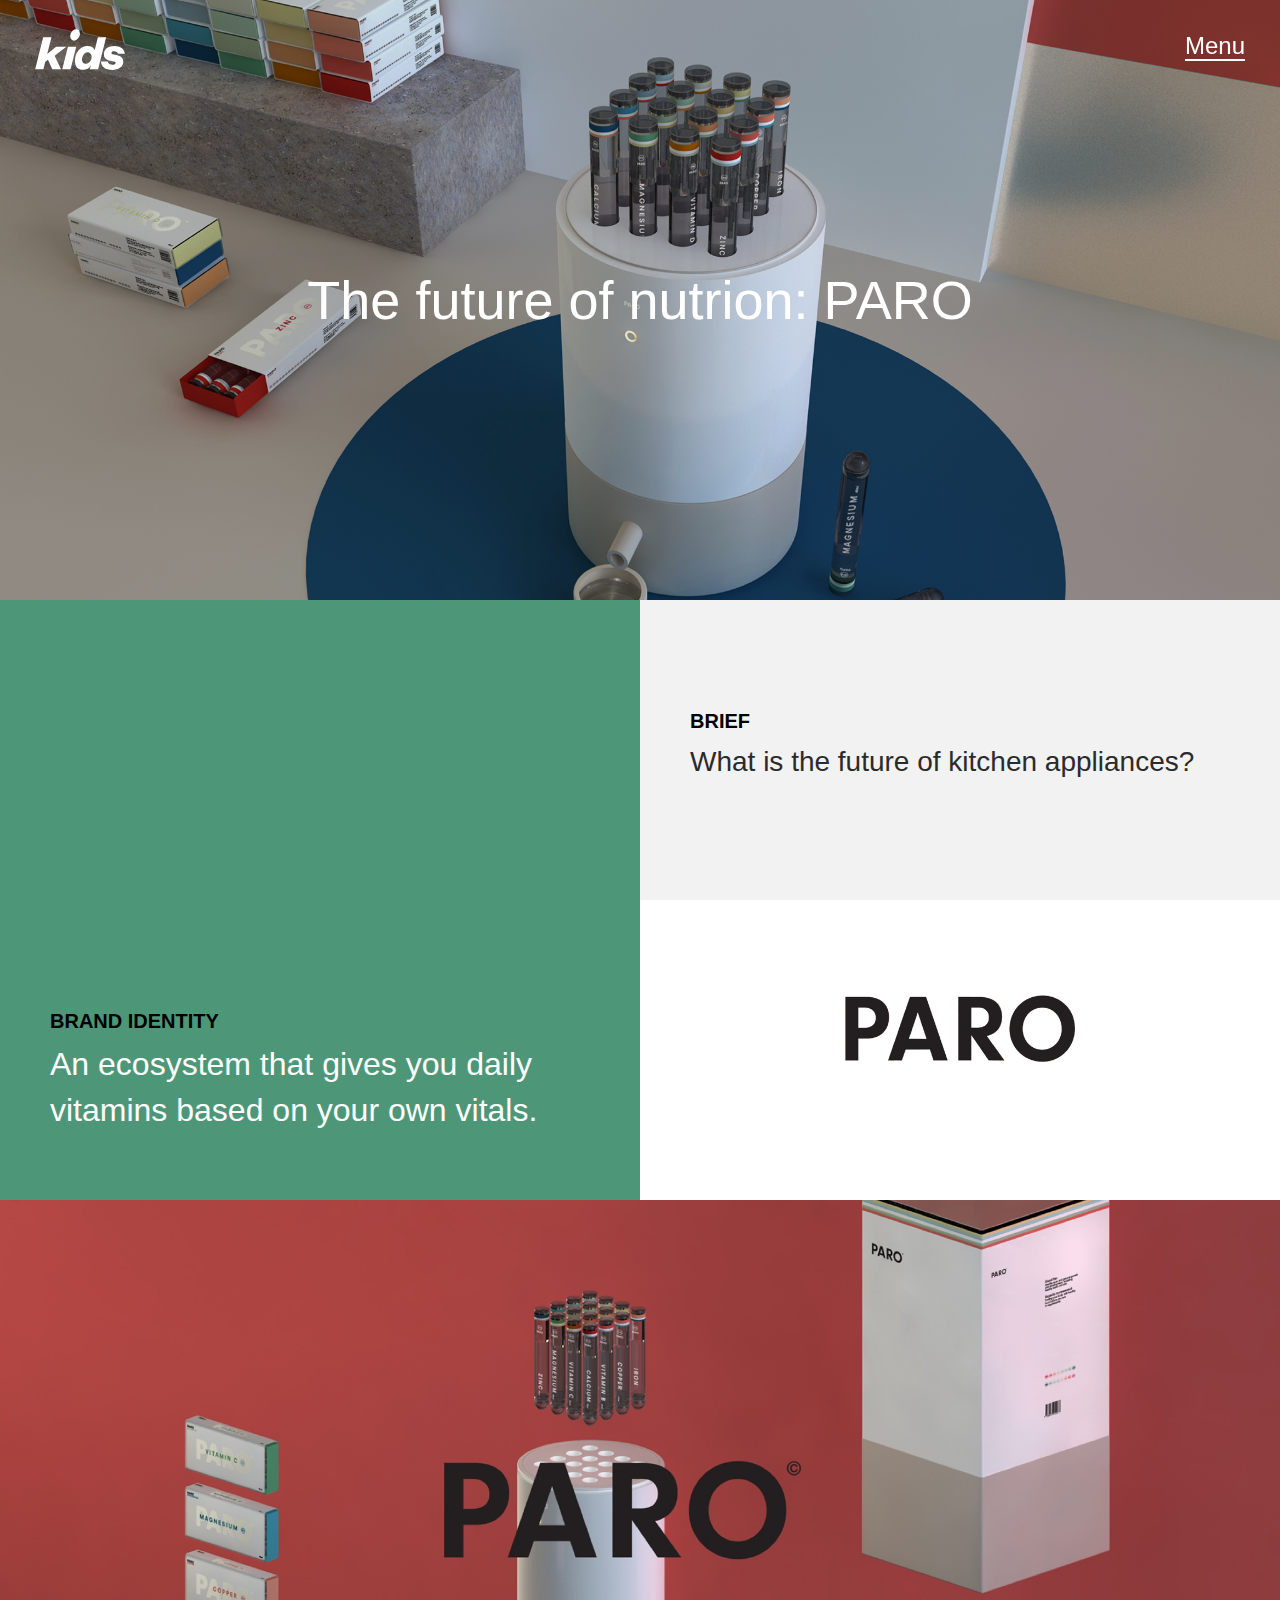
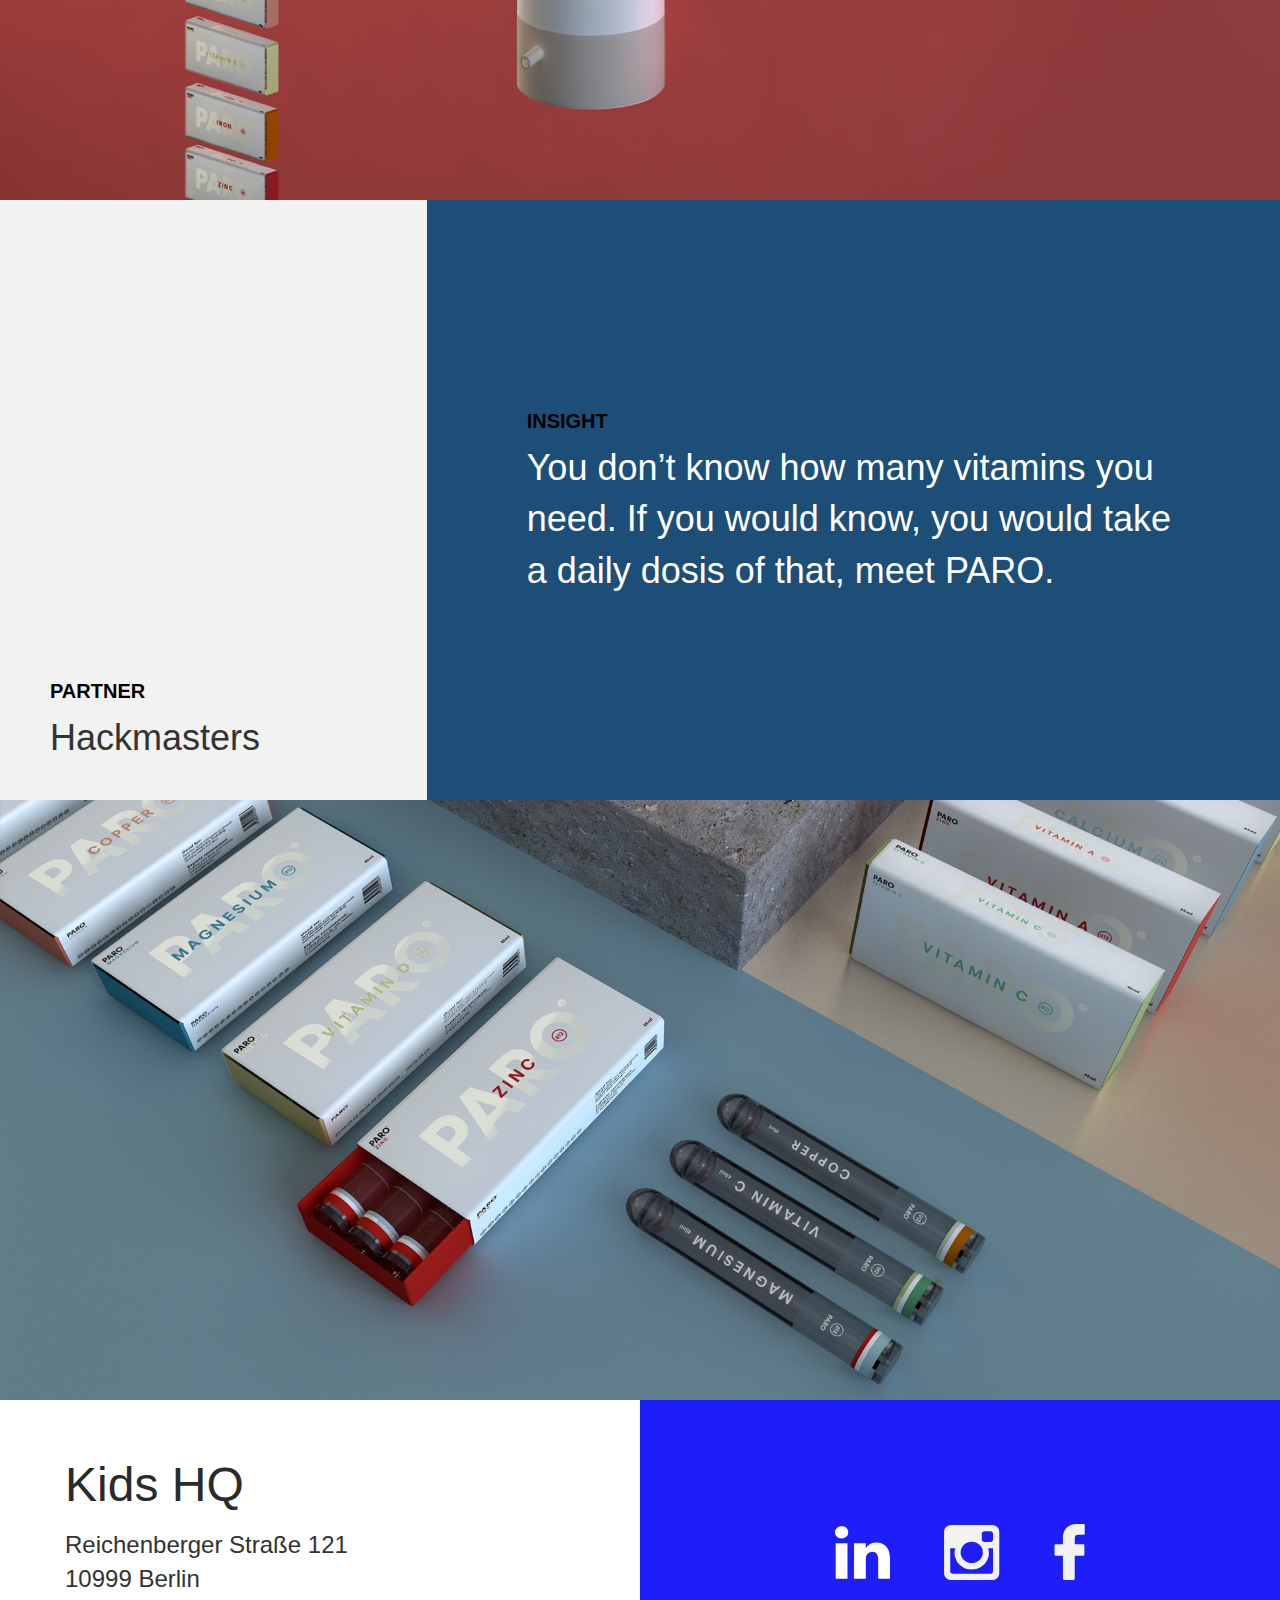
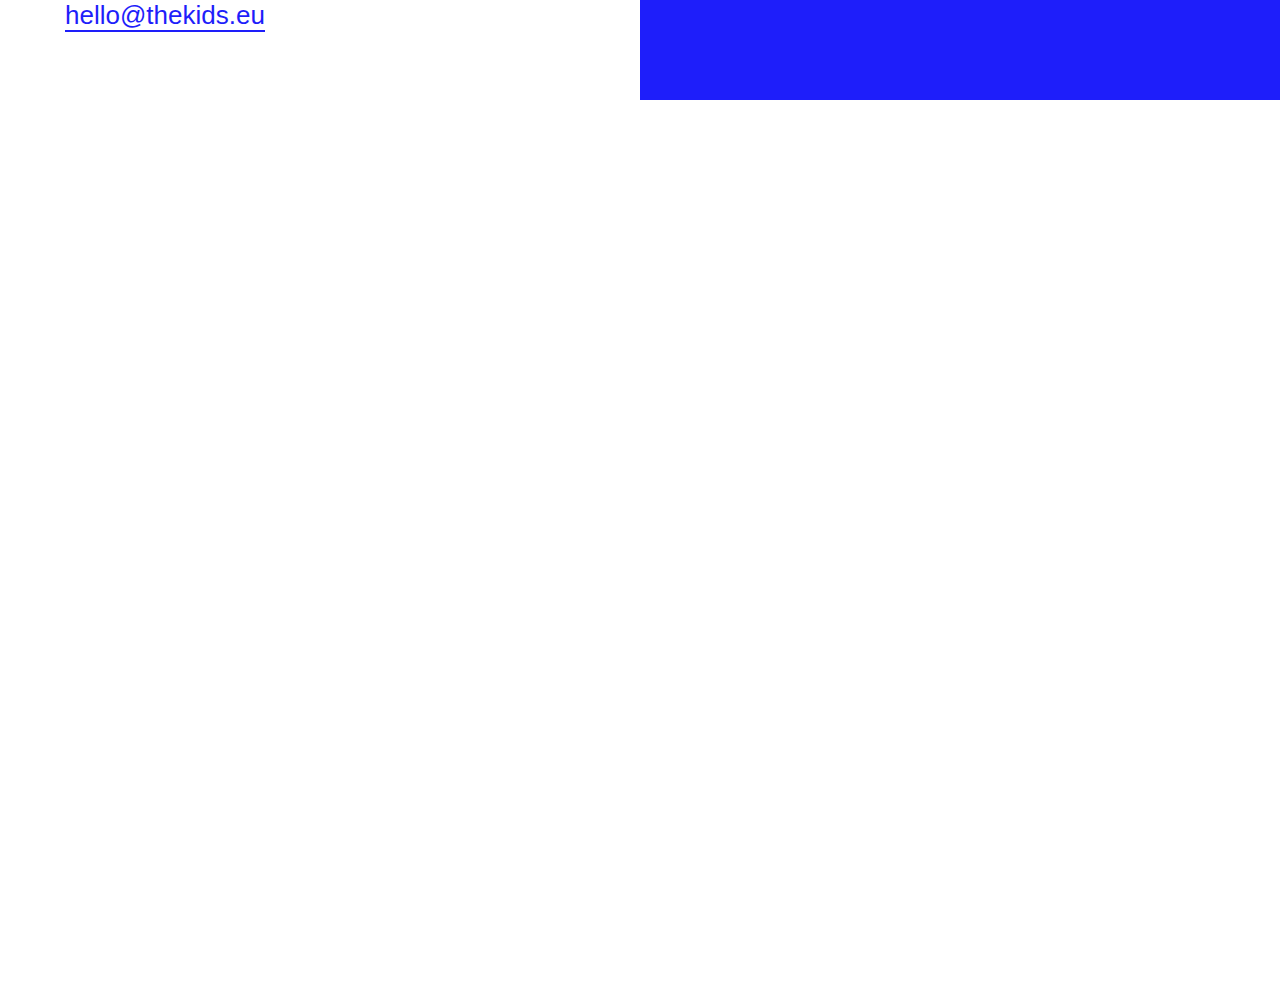
<file: paro.html>
<!DOCTYPE html>
<html>
<head>
	<meta charset="utf-8">
	<meta name="viewport" content="width=device-width, initial-scale=1">
	<title>Kids - Design & Concept Studio</title>
	<link rel="stylesheet" href="https://maxcdn.bootstrapcdn.com/bootstrap/3.3.7/css/bootstrap.min.css" integrity="sha384-BVYiiSIFeK1dGmJRAkycuHAHRg32OmUcww7on3RYdg4Va+PmSTsz/K68vbdEjh4u" crossorigin="anonymous">
	<link rel="stylesheet" type="text/css" href="css/portfolio.css">
	<link rel="stylesheet" type="text/css" href="css/kids.css">

	<!-- Meta Tags -->
	<meta name="description" content="A unique identity for a unique tribe.">
	<meta name="robots" content="noodp">
	<link rel="canonical" href="http://thekids.eu/nomads-festial-2016.html">
	<meta property="og:locale" content="en_US">
	<meta property="og:type" content="website">
	<meta property="og:title" content="Nomads Festival 2016 by kids | Concept &amp; Design Studio">
	<meta property="og:description" content="A unique identity for a unique tribe.">
	<meta property="og:url" content="http://thekids.eu/nomads-festial-2016.html">
	<meta property="og:site_name" content="Nomads Festival 2016 by kids | Concept &amp; Design Studio">
	<meta property="og:image" content="http://www.thekids.eu/img/Nomads-Festival-2016-Kids-Project-Design-Concept.jpg"/>
	<meta name="twitter:card" content="summary">
	<meta name="twitter:description" content="A unique identity for a unique tribe.">
	<meta name="twitter:title" content="Nomads Festival 2016 by kids | Concept &amp; Design Studio">
	<meta name="twitter:site" content="@thekidshq">
	<meta name="twitter:creator" content="@thekidshq">
	<script type="application/ld+json">{"@context":"http:\/\/schema.org","@type":"WebSite","url":"http:\/\/thekids.eu\/","name":"kids | Concept &amp; Design Studio","potentialAction":{"@type":"SearchAction","target":"http:\/\/thekids.eu\/?s={search_term_string}","query-input":"required name=search_term_string"}}</script>
</head>
	<body class="">
		<div class="portfolio paro">
		<div class="container-fluid">
			<div id="myNav" class="overlay">
	              <!-- Button to close the overlay navigation -->
	              <a href="javascript:void(0)" class="closebtn" onclick="closeNav()">&times;</a>

	              <div id="nav overlay-content" class="menux">
	                <ul>
	                	<li><a href="index.html">Home</a></li>
	                	<li><a href="projects.html">Projects</a></li>
	                	<li><a href="whatwedo.html">What We Do</a></li>              	
	                	<li><a href="about.html">About</a></li>
	                </ul>
	              </div>
	        </div>
        </div>
        <div class="container-fluid" style="margin-top: -1px;">
       		<div class="row">
          		<div class="col-xs-12">
	              	<a href="home.html"><div><img src="img/Kids-Berlin-Design-Studio-Logo-2016-White.svg" class="logo"></div></a>
	            	<span class="menubtn" style="font-size:24px;cursor:pointer" onclick="openNav()">Menu</span>
          		</div>
        	</div>
        </div>

		<div class="container-fluid">	
			<div class="row paro1">
				<h2 class="col-xs-12">The future of nutrion: PARO</h2>
			</div>
		</div>

		<div class="container-fluid">	
			<div class="row">
				<div class="col-xs-12 col-md-6 bg-green fullheight experience">
					<h4>Brand Identity</h4>
					<p class="textwhite">An ecosystem that gives you daily vitamins based on your own vitals.</p>
				</div>
				<div class="col-xs-12 col-md-6 halfheight briefdiv bg-grey" id="briefdiv">
					<h4>Brief</h4>
					<p class="brief textgrey">What is the future of kitchen appliances?</p>
				</div>
				<div class="col-xs-12 col-md-6 halfheight center bg-white">
					<img src="img/Paro-Logo-Kids-Project-Design-Concept.png" class="caselogo">
				</div>				
			</div>
		</div>
		<div class="container-fluid">	
			<div class="row paro2">
				<div class="col-xs-12 fullheight">
				</div>
			</div>
		</div>
		<div class="container-fluid">	
			<div class="row">
				<div class="col-xs-12 col-md-4 fullheight bg-grey results" id="results">
					<h4>Partner</h4>
					<p>Hackmasters</p>
				</div>
				<div class="col-xs-12 col-md-8 fullheight bg-matblue feedback">
					<h4>Insight</h4>
					<p class="textwhite">You don’t know how many vitamins you need. If you would know, you would take a daily dosis of that, meet PARO.</p>
				</div>

			</div>
		</div>

		<div class="container-fluid">	
			<div class="row paro3">
				<div class="col-xs-12 fullheight">
				</div>
			</div>
		</div>
		</div>
		<footer class="container-fluid">
			<div class="row business">
				<div class="col-xs-12 col-sm-6 col-md-6 fleft bg-white">
					<h2>Kids HQ</h2>
					<p>Reichenberger Straße 121<br>10999 Berlin</p>
					<a href="mailto:hello@thekids.eu">hello@thekids.eu</a>
				</div>
				<div class="col-xs-12 col-sm-6 col-md-6 bg-blue fright">
					<a href="https://www.linkedin.com/company/thekids" target="_blank"><img src="img/linkedin-logo.svg" class="linkedin-logo"></a>
					<a href="https://instagram.com/notyourkids/" target="_blank"><img src="img/instagram-symbol.svg"></a>
					<a href="https://www.facebook.com/notyourkids" target="_blank"><img src="img/facebook-logo.svg"></a>
				</div>
			</div>
			<div class="row">
				<div class="col-xs-12 noisebg">
					<h2 class="textwhite center">Behind all this you'll find passionate people.</h1>
				</div>
			</div>
		</footer>

		<script>
        function openNav() {
            document.getElementById("myNav").style.width = "100%";
        }

        function closeNav() {
            document.getElementById("myNav").style.width = "0%";
        }
        </script>
	</body>
</html>
</file>
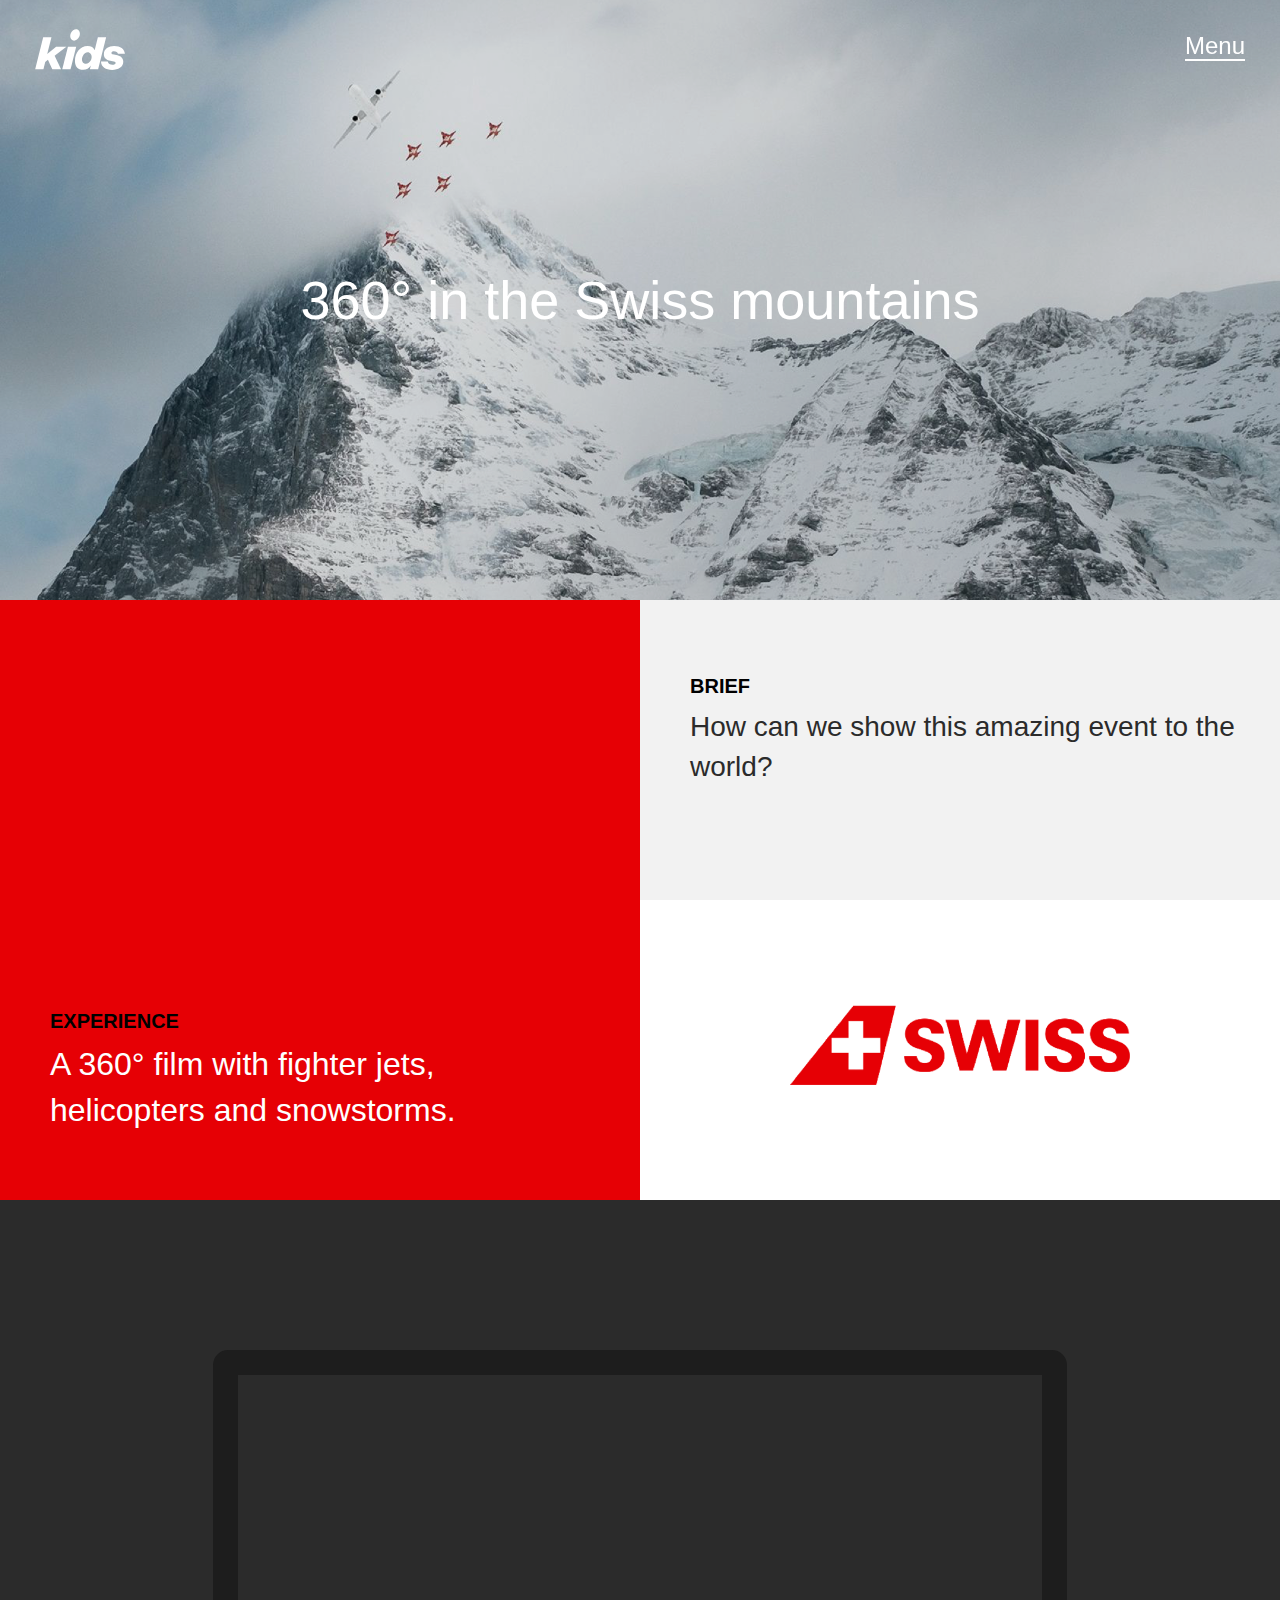
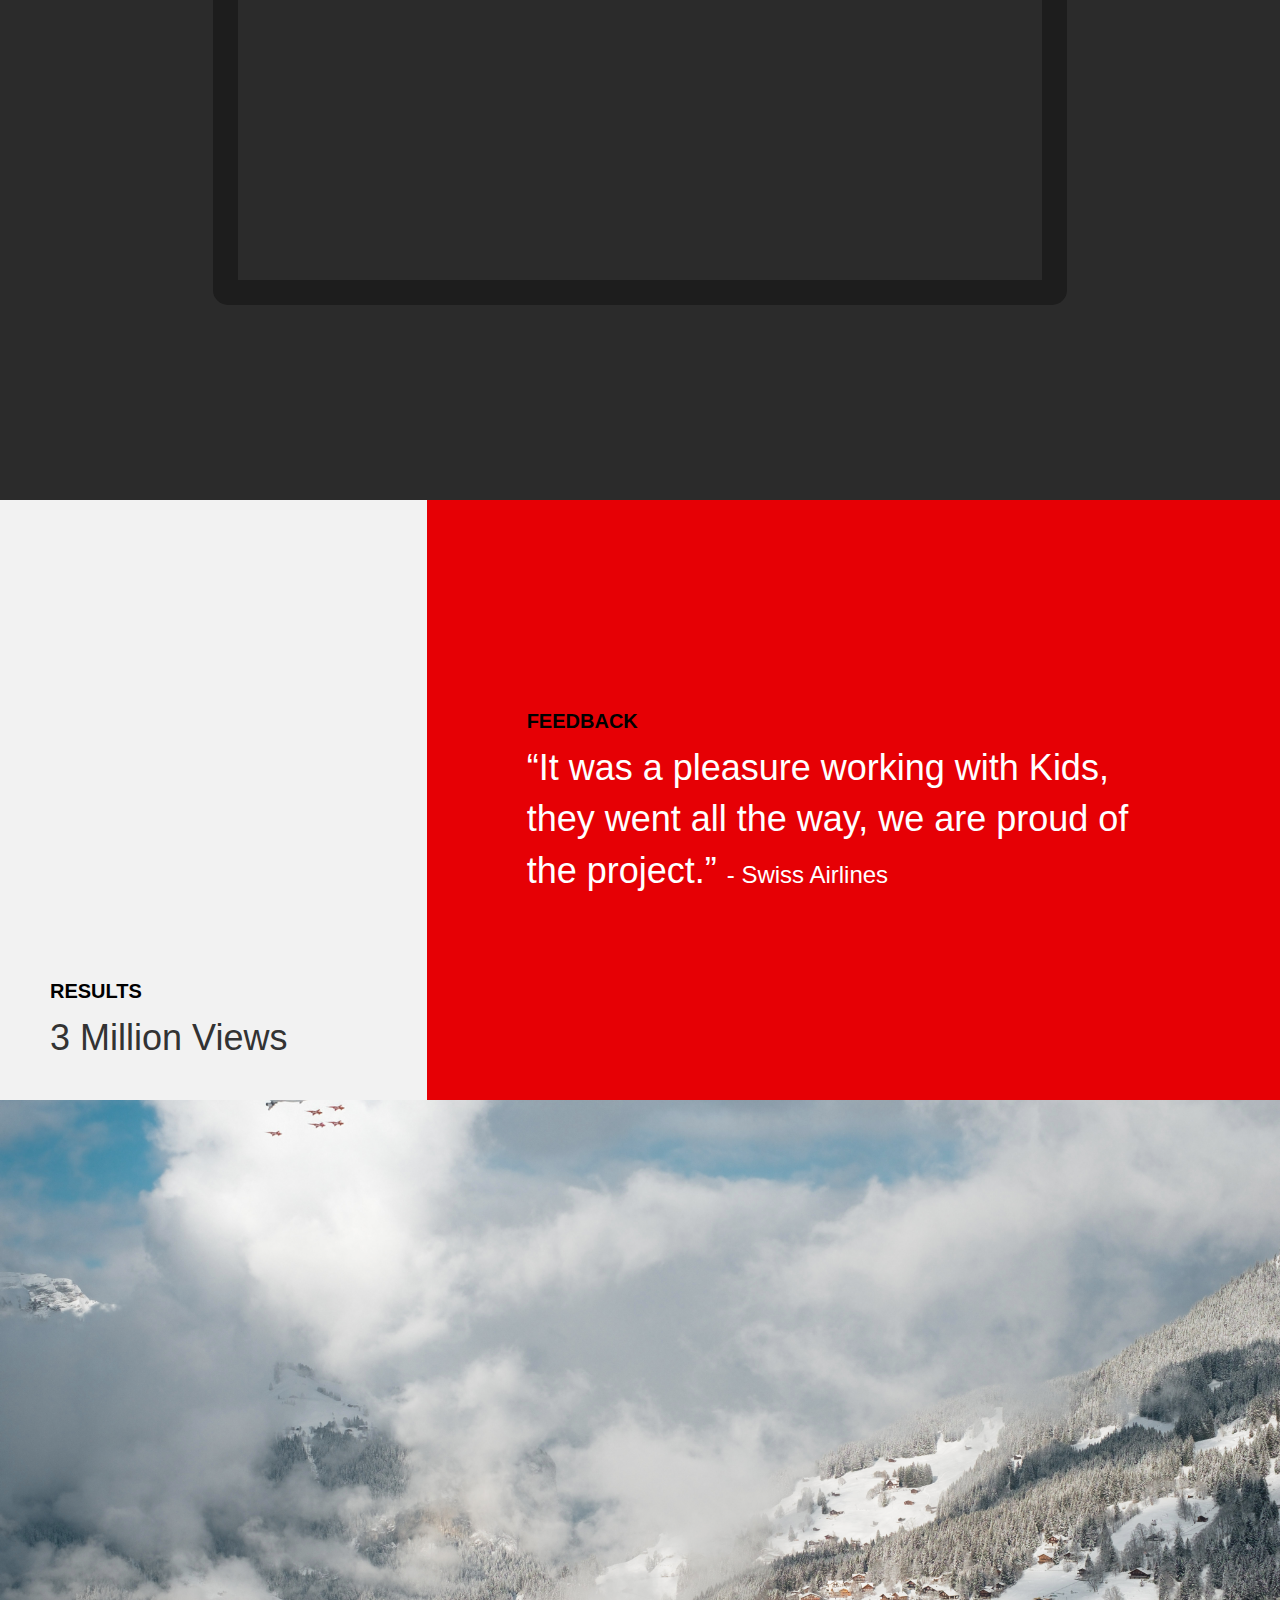
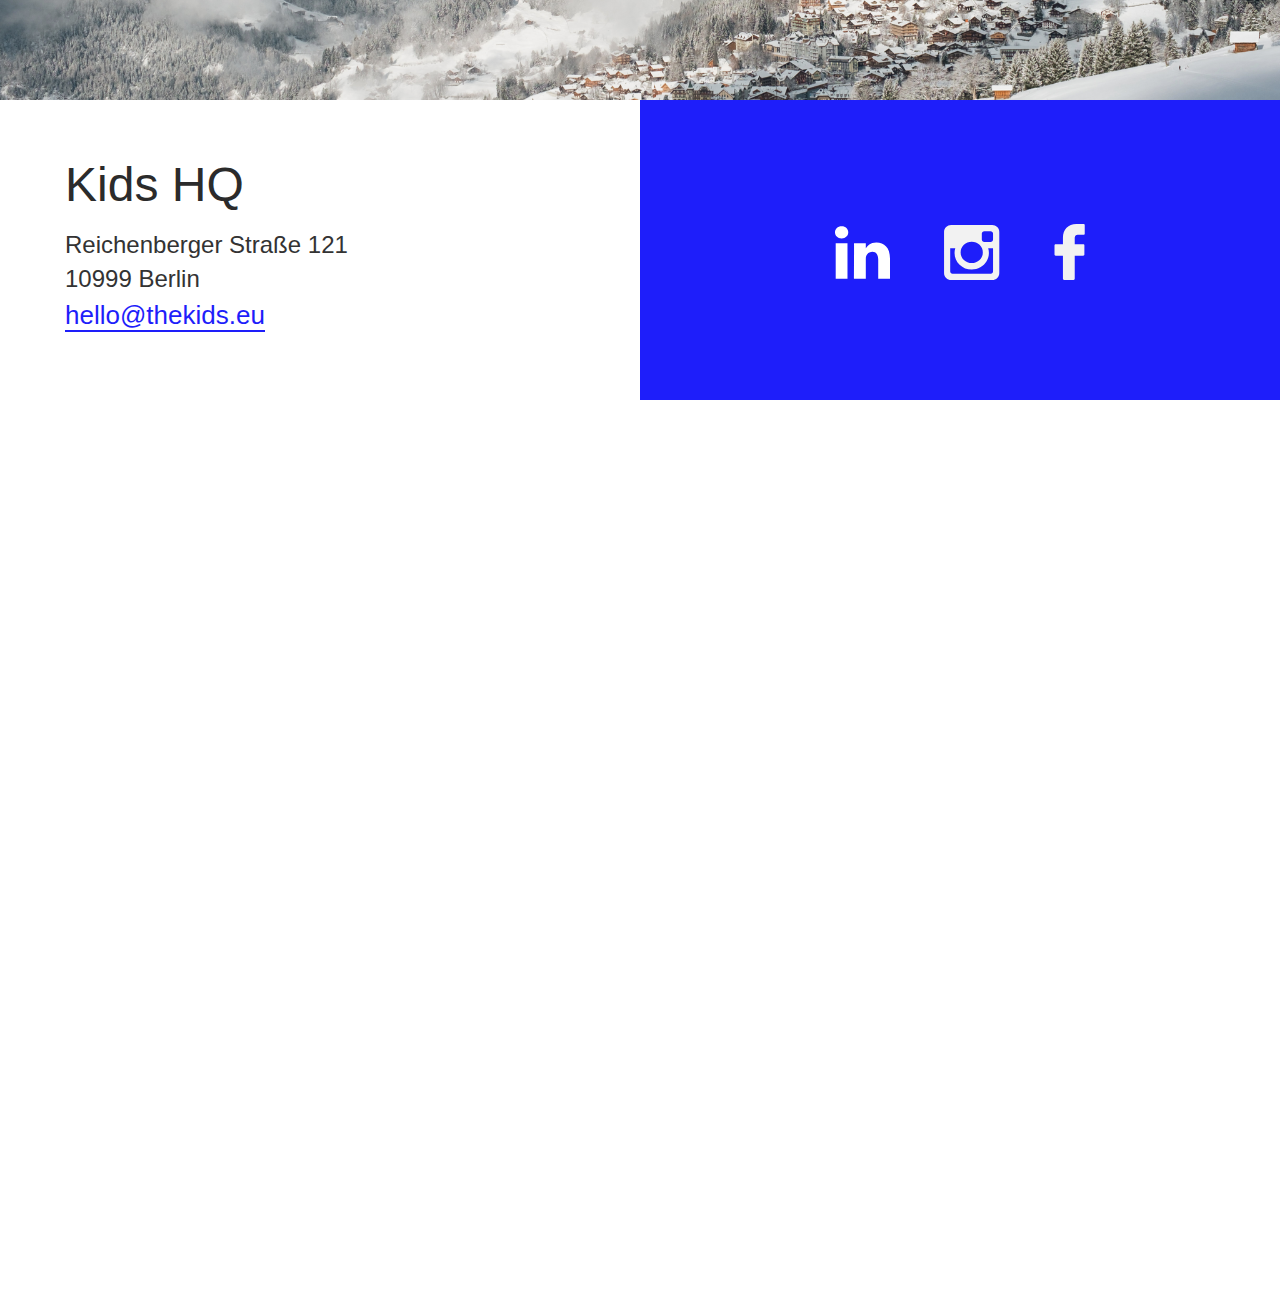
<file: swiss-international-airlines.html>
<!DOCTYPE html>
<html>
<head>
	<meta charset="utf-8">
	<meta name="viewport" content="width=device-width, initial-scale=1">
	<title>Kids - Design & Concept Studio</title>
	<link rel="stylesheet" href="https://maxcdn.bootstrapcdn.com/bootstrap/3.3.7/css/bootstrap.min.css" integrity="sha384-BVYiiSIFeK1dGmJRAkycuHAHRg32OmUcww7on3RYdg4Va+PmSTsz/K68vbdEjh4u" crossorigin="anonymous">
	<link rel="stylesheet" type="text/css" href="css/portfolio.css">
	<link rel="stylesheet" type="text/css" href="css/kids.css">

	<!-- Meta Tags -->
	<meta name="description" content="A unique identity for a unique tribe.">
	<meta name="robots" content="noodp">
	<link rel="canonical" href="http://thekids.eu/nomads-festial-2016.html">
	<meta property="og:locale" content="en_US">
	<meta property="og:type" content="website">
	<meta property="og:title" content="Nomads Festival 2016 by kids | Concept &amp; Design Studio">
	<meta property="og:description" content="A unique identity for a unique tribe.">
	<meta property="og:url" content="http://thekids.eu/nomads-festial-2016.html">
	<meta property="og:site_name" content="Nomads Festival 2016 by kids | Concept &amp; Design Studio">
	<meta property="og:image" content="http://www.thekids.eu/img/Nomads-Festival-2016-Kids-Project-Design-Concept.jpg"/>
	<meta name="twitter:card" content="summary">
	<meta name="twitter:description" content="A unique identity for a unique tribe.">
	<meta name="twitter:title" content="Nomads Festival 2016 by kids | Concept &amp; Design Studio">
	<meta name="twitter:site" content="@thekidshq">
	<meta name="twitter:creator" content="@thekidshq">
	<script type="application/ld+json">{"@context":"http:\/\/schema.org","@type":"WebSite","url":"http:\/\/thekids.eu\/","name":"kids | Concept &amp; Design Studio","potentialAction":{"@type":"SearchAction","target":"http:\/\/thekids.eu\/?s={search_term_string}","query-input":"required name=search_term_string"}}</script>
</head>
	<body>
		<div class="portfolio swissairlines">
		<div class="container-fluid">
			<div id="myNav" class="overlay">
	              <!-- Button to close the overlay navigation -->
	              <a href="javascript:void(0)" class="closebtn" onclick="closeNav()">&times;</a>

	              <div id="nav overlay-content" class="menux">
	                <ul>
	                	<li><a href="index.html">Home</a></li>
	                	<li><a href="projects.html">Projects</a></li>
	                	<li><a href="whatwedo.html">What We Do</a></li>              	
	                	<li><a href="about.html">About</a></li>
	                </ul>
	              </div>
	        </div>
        </div>
        <div class="container-fluid" style="margin-top: -1px;">
       		<div class="row">
          		<div class="col-xs-12">
	              	<a href="home.html"><div><img src="img/Kids-Berlin-Design-Studio-Logo-2016-White.svg" class="logo"></div></a>
	            	<span class="menubtn" style="font-size:24px;cursor:pointer" onclick="openNav()">Menu</span>
          		</div>
        	</div>
        </div>

		<div class="container-fluid">	
			<div class="row swiss1">
				<h2 class="col-xs-12">360° in the Swiss mountains</h2>
			</div>
		</div>

		<div class="container-fluid">	
			<div class="row">
				<div class="col-xs-12 col-md-6 bg-red fullheight experience">
					<h4>Experience</h4>
					<p class="textwhite">A 360° film with fighter jets, helicopters and snowstorms.</p>
				</div>
				<div class="col-xs-12 col-md-6 halfheight briefdiv bg-grey">
					<h4>Brief</h4>
					<p class="brief textgrey">How can we show this amazing event to the world?</p>
				</div>
				<div class="col-xs-12 col-md-6 halfheight center bg-white">
					<img src="img/Swiss-International-Airlines-Logo-Kids-Case-Design-Concept.png" class="caselogo">
				</div>				
			</div>
		</div>
		<div class="container-fluid">	
			<div class="row">
				<div class="col-xs-12 extraheight bg-darkgrey video">
					<div class="col-md-8 col-md-offset-2 videomargin video">
						<div class="videoWrapper">
							<iframe width="1280" height="720" src="https://www.youtube.com/embed/OHGGMJJrUSw?rel=0" frameborder="0" allowfullscreen></iframe>
						</div>
					</div>
				</div>
			</div>
		</div>
		<div class="container-fluid">	
			<div class="row">
				<div class="col-md-4 fullheight bg-grey results" id="results">
					<h4>Results</h4>
					<p>3 Million Views</p>
				</div>
				<div class="col-md-8 fullheight bg-red feedback">
					<h4>Feedback</h4>
					<p class="textwhite">“It was a pleasure working with Kids, they went all the way, we are proud of the project.” <span>- Swiss Airlines<span></p>
				</div>

			</div>
		</div>
		<div class="container-fluid">	
			<div class="row swiss2">
			</div>
		</div>
		</div>
		<footer class="container-fluid">
			<div class="row business">
				<div class="col-xs-12 col-sm-6 col-md-6 fleft bg-white">
					<h2>Kids HQ</h2>
					<p>Reichenberger Straße 121<br>10999 Berlin</p>
					<a href="mailto:hello@thekids.eu">hello@thekids.eu</a>
				</div>
				<div class="col-xs-12 col-sm-6 col-md-6 bg-blue fright">
					<a href="https://www.linkedin.com/company/thekids" target="_blank"><img src="img/linkedin-logo.svg" class="linkedin-logo"></a>
					<a href="https://instagram.com/notyourkids/" target="_blank"><img src="img/instagram-symbol.svg"></a>
					<a href="https://www.facebook.com/notyourkids" target="_blank"><img src="img/facebook-logo.svg"></a>
				</div>
			</div>
			<div class="row">
				<div class="col-xs-12 noisebg">
					<h2 class="textwhite center">Behind all this you'll find passionate people.</h1>
				</div>
			</div>
		</footer>

		<script>
        function openNav() {
            document.getElementById("myNav").style.width = "100%";
        }

        function closeNav() {
            document.getElementById("myNav").style.width = "0%";
        }
        </script>
	</body>
</html>
</file>
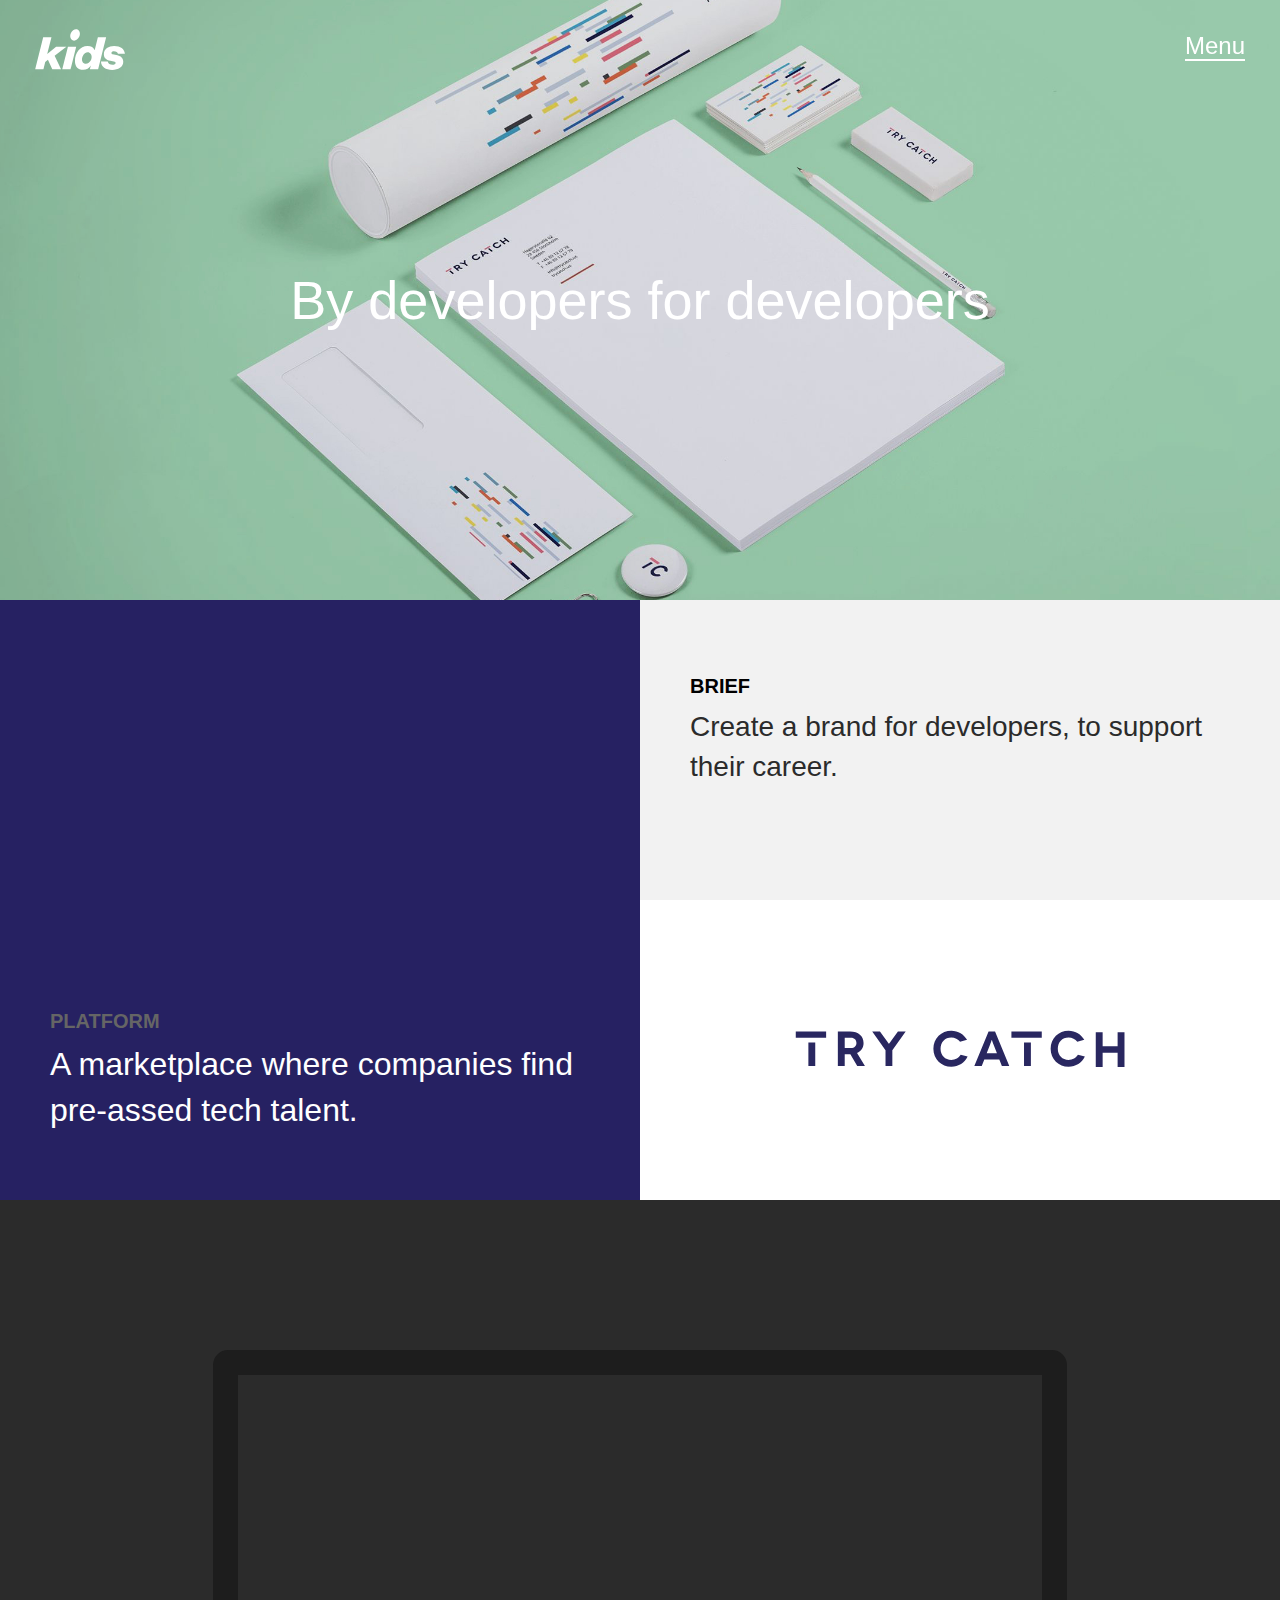
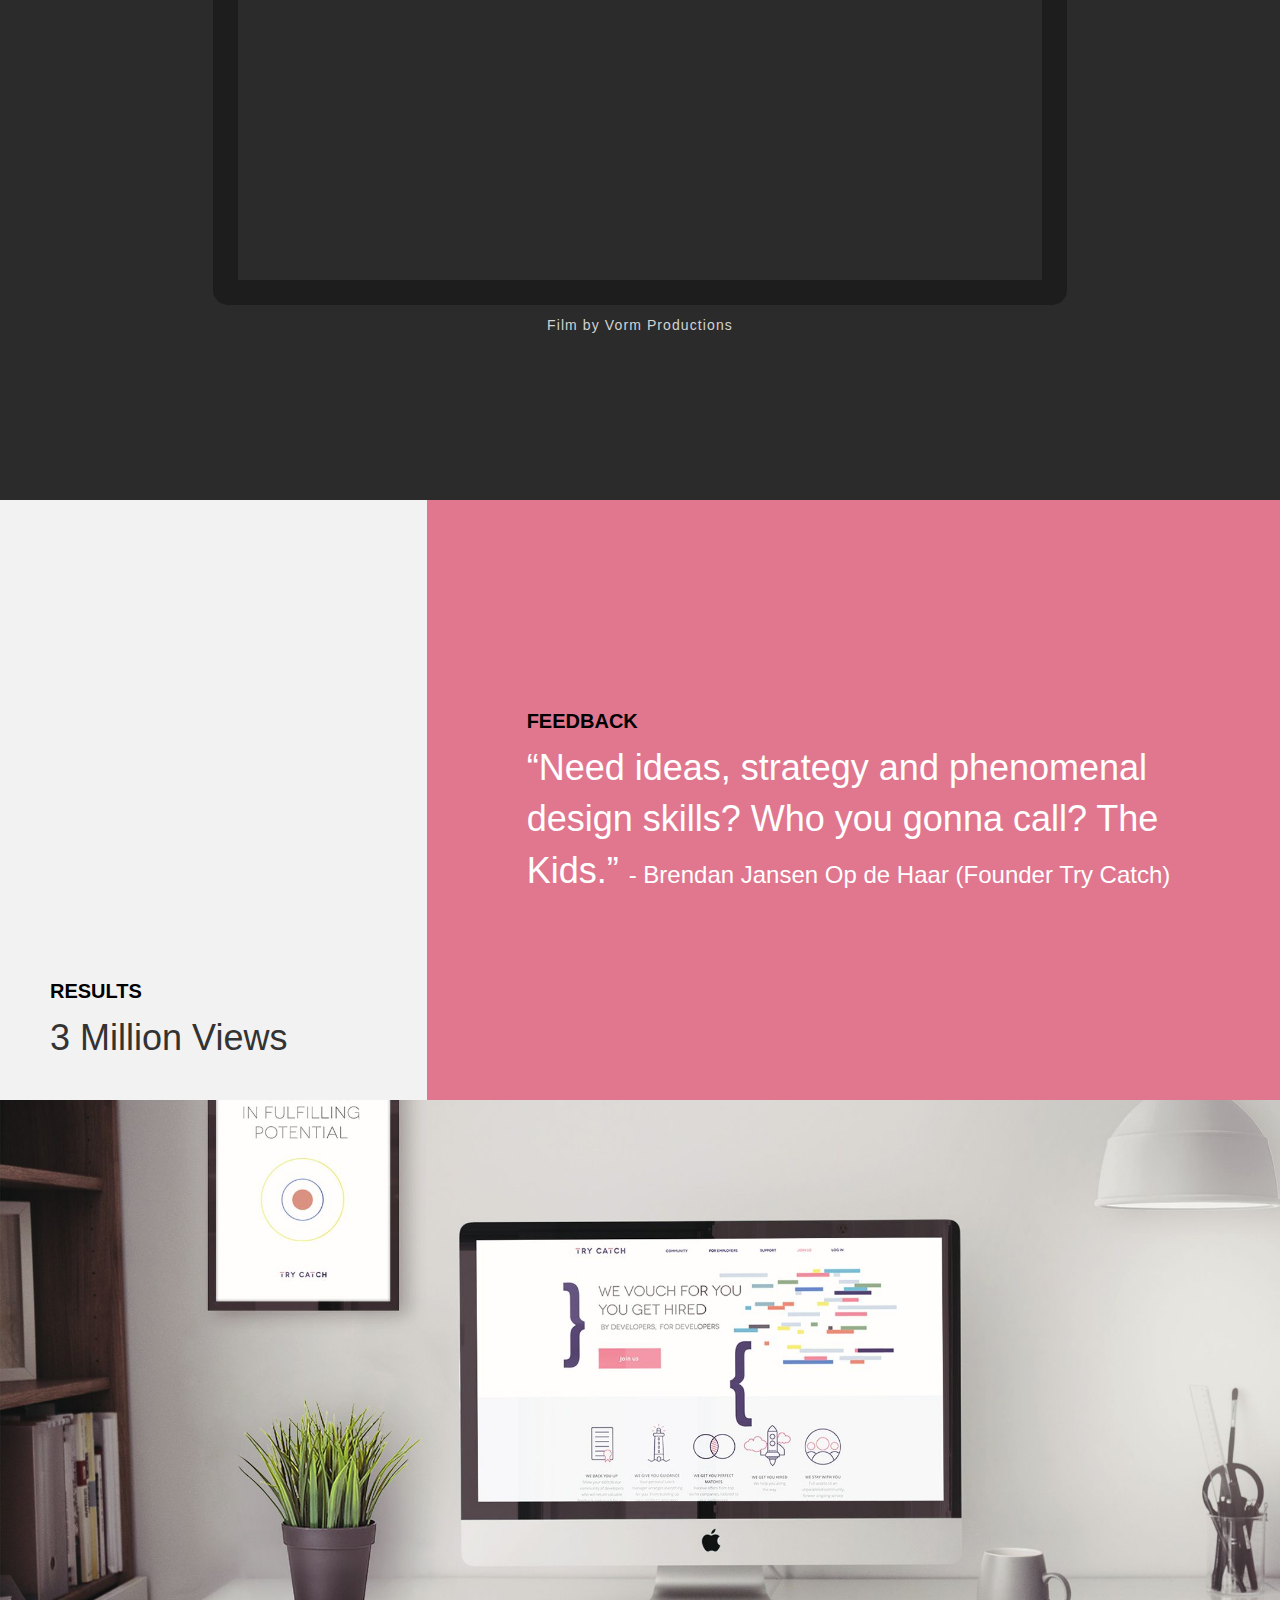
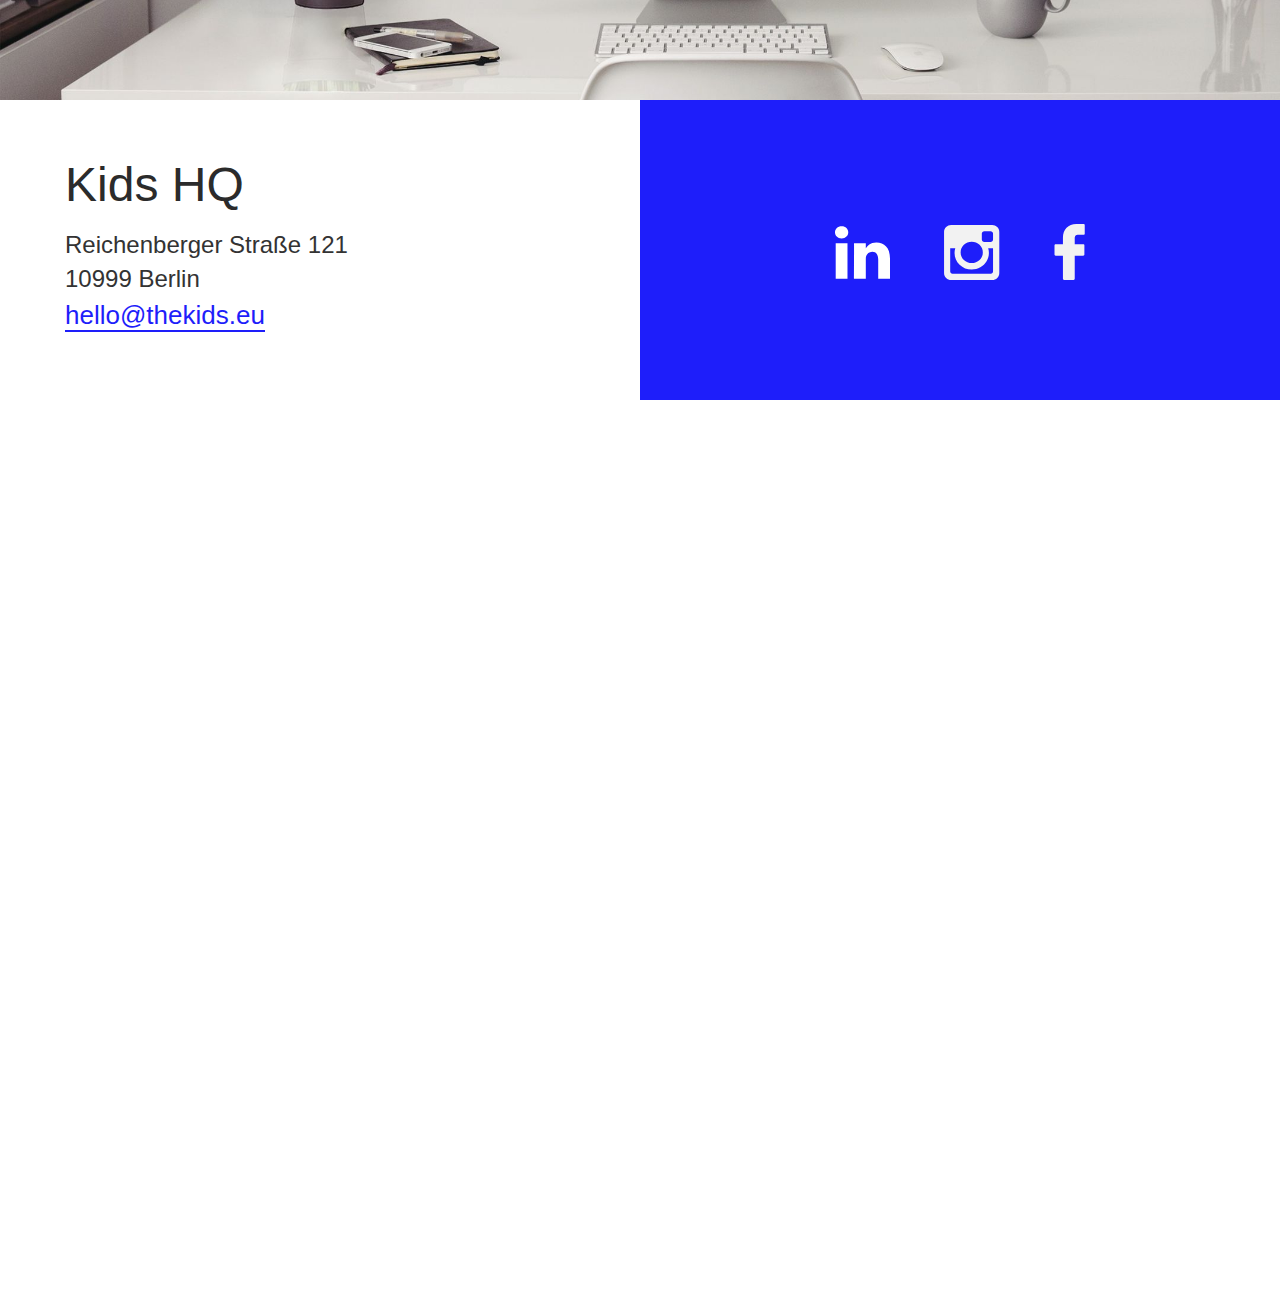
<file: try-catch.html>
<!DOCTYPE html>
<html>
<head>
	<meta charset="utf-8">
	<meta name="viewport" content="width=device-width, initial-scale=1">
	<title>Kids - Design & Concept Studio</title>
	<link rel="stylesheet" href="https://maxcdn.bootstrapcdn.com/bootstrap/3.3.7/css/bootstrap.min.css" integrity="sha384-BVYiiSIFeK1dGmJRAkycuHAHRg32OmUcww7on3RYdg4Va+PmSTsz/K68vbdEjh4u" crossorigin="anonymous">
	<link rel="stylesheet" type="text/css" href="css/portfolio.css">
	<link rel="stylesheet" type="text/css" href="css/kids.css">

	<!-- Meta Tags -->
	<meta name="description" content="A unique identity for a unique tribe.">
	<meta name="robots" content="noodp">
	<link rel="canonical" href="http://thekids.eu/nomads-festial-2016.html">
	<meta property="og:locale" content="en_US">
	<meta property="og:type" content="website">
	<meta property="og:title" content="Nomads Festival 2016 by kids | Concept &amp; Design Studio">
	<meta property="og:description" content="A unique identity for a unique tribe.">
	<meta property="og:url" content="http://thekids.eu/nomads-festial-2016.html">
	<meta property="og:site_name" content="Nomads Festival 2016 by kids | Concept &amp; Design Studio">
	<meta property="og:image" content="http://www.thekids.eu/img/Nomads-Festival-2016-Kids-Project-Design-Concept.jpg"/>
	<meta name="twitter:card" content="summary">
	<meta name="twitter:description" content="A unique identity for a unique tribe.">
	<meta name="twitter:title" content="Nomads Festival 2016 by kids | Concept &amp; Design Studio">
	<meta name="twitter:site" content="@thekidshq">
	<meta name="twitter:creator" content="@thekidshq">
	<script type="application/ld+json">{"@context":"http:\/\/schema.org","@type":"WebSite","url":"http:\/\/thekids.eu\/","name":"kids | Concept &amp; Design Studio","potentialAction":{"@type":"SearchAction","target":"http:\/\/thekids.eu\/?s={search_term_string}","query-input":"required name=search_term_string"}}</script>
</head>
	<body>
		<div class="portfolio trycatch">
		<div class="container-fluid">
			<div id="myNav" class="overlay">
	              <!-- Button to close the overlay navigation -->
	              <a href="javascript:void(0)" class="closebtn" onclick="closeNav()">&times;</a>

	              <div id="nav overlay-content" class="menux">
	                <ul>
	                	<li><a href="index.html">Home</a></li>
	                	<li><a href="projects.html">Projects</a></li>
	                	<li><a href="whatwedo.html">What We Do</a></li>              	
	                	<li><a href="about.html">About</a></li>
	                </ul>
	              </div>
	        </div>
        </div>
        <div class="container-fluid" style="margin-top: -1px;">
       		<div class="row">
          		<div class="col-xs-12">
	              	<a href="home.html">
		              	<div>
		              		<img src="img/Kids-Berlin-Design-Studio-Logo-2016-White.svg" class="logo">
		              	</div>
	              	</a>
	            	<span class="menubtn" style="font-size:24px;cursor:pointer" onclick="openNav()">Menu</span>
          		</div>
        	</div>
        </div>

		<div class="container-fluid">	
			<div class="row trycatch1">
				<h2 class="col-xs-12">By developers for developers</h2>
			</div>
		</div>

		<div class="container-fluid">	
			<div class="row">
				<div class="col-xs-12 col-md-6 bg-trycatch-blue fullheight experience">
					<h4>Platform</h4>
					<p class="textwhite">A marketplace where companies find pre-assed tech talent.</p>
				</div>
				<div class="col-xs-12 col-md-6 halfheight briefdiv bg-grey">
					<h4>Brief</h4>
					<p class="brief textgrey">Create a brand for developers, to support their career.</p>
				</div>
				<div class="col-xs-12 col-md-6 halfheight center bg-white">
					<img src="img/Try-Catch-Logo-Kids-Project-Design-Berlin.svg" class="caselogo">
				</div>				
			</div>
		</div>
		<div class="container-fluid">	
			<div class="row">
				<div class="col-xs-12 extraheight bg-darkgrey video">
					<div class="col-md-8 col-md-offset-2 videomargin video">
						<div class="videoWrapper">
							<iframe src="https://player.vimeo.com/video/170021699?title=0&byline=0&portrait=0" width="640" height="360" frameborder="0" webkitallowfullscreen mozallowfullscreen allowfullscreen></iframe>
						</div>
						<p style="text-align: center; font-size: 14px; color: lightgrey; margin-top: 10px;     letter-spacing: 1.1px;">Film by Vorm Productions</p>
					</div>
				</div>
			</div>
		</div>
		<div class="container-fluid">	
			<div class="row">
				<div class="col-md-4 fullheight bg-grey results" id="results">
					<h4>Results</h4>
					<p>3 Million Views</p>
				</div>
				<div class="col-md-8 fullheight bg-trycatch-pink feedback">
					<h4>Feedback</h4>
					<p class="textwhite">“Need ideas, strategy and phenomenal design skills? Who you gonna call? The Kids.” <span>- Brendan Jansen Op de Haar (Founder Try Catch)<span></p>
				</div>

			</div>
		</div>
		<div class="container-fluid">	
			<div class="row trycatch2">
			</div>
		</div>
		</div>
		<footer class="container-fluid">
			<div class="row business">
				<div class="col-xs-12 col-sm-6 col-md-6 fleft bg-white">
					<h2>Kids HQ</h2>
					<p>Reichenberger Straße 121<br>10999 Berlin</p>
					<a href="mailto:hello@thekids.eu">hello@thekids.eu</a>
				</div>
				<div class="col-xs-12 col-sm-6 col-md-6 bg-blue fright">
					<a href="https://www.linkedin.com/company/thekids" target="_blank"><img src="img/linkedin-logo.svg" class="linkedin-logo"></a>
					<a href="https://instagram.com/notyourkids/" target="_blank"><img src="img/instagram-symbol.svg"></a>
					<a href="https://www.facebook.com/notyourkids" target="_blank"><img src="img/facebook-logo.svg"></a>
				</div>
			</div>
			<div class="row">
				<div class="col-xs-12 noisebg">
					<h2 class="textwhite center">Behind all this you'll find passionate people.</h1>
				</div>
			</div>
		</footer>

		<script>
        function openNav() {
            document.getElementById("myNav").style.width = "100%";
        }

        function closeNav() {
            document.getElementById("myNav").style.width = "0%";
        }
        </script>
	</body>
</html>
</file>
<file: css/portfolio.css>
/* Portfolio */

.portfolio h4 {
	text-transform: uppercase;
	font-weight: 600;
	font-size: 20px;
	color: black;
}

.brief {
	font-size: 28px;
	font-weight: 100;
}

.portfolio h2 {
	text-align: center;
    line-height: 48px;
    color: white;
    font-size: 32px;
    font-weight: 300;
    margin: 0;
    padding-top: 250px;
}

@media (min-width: 768px) {

.portfolio h2 {
	line-height: 600px;
	font-size: 48px;
	padding-top: 0px;
}

}

@media (min-width: 992px) {

.portfolio h2 {
	line-height: 600px;
	font-size: 54px;
	padding-top: 0px;
}

}

.portfolio .experience {
    padding-top: 100px;
    padding-left: 15px;
    padding-bottom: 90px;
    padding-right: 15px
}

.portfolio .experience p {
    font-size: 28px;
    font-weight: 100;
}

@media (min-width: 768px) {

.portfolio .experience {
	padding-left: 16.66667%;
	padding-right: 16.66667%;	
}
}

@media (min-width: 992px) {

.portfolio .experience {
	padding-top: 400px;
	padding-left: 50px;
	padding-right: 50px;	
}

.portfolio .experience p {
    font-size: 32px;
}

}

.portfolio .briefdiv {
    padding-top: 100px;
    padding-left: 15px;
    padding-right: 15px;
    padding-bottom: 90px;
}


@media (min-width: 768px) {

.portfolio .briefdiv {
	padding-left: 16.66667%;
	padding-right: 16.66667%;	
}
}

@media (min-width: 992px) {

.portfolio .briefdiv {
    padding-top: 65px;
    padding-left: 50px;
    padding-right: 25px;
}

}

.portfolio .video {
	padding: 0;
}

@media (min-width: 992px) {
	.porfolio .video {
		padding-bottom: 90px;
	}
}

.portfolio .results {
	padding-top: 100px;
    padding-left: 15px;
    padding-bottom: 90px;
    padding-right: 15px;
}


@media (min-width: 768px) {

.portfolio .results {
	padding-left: 16.66667%;
	padding-right: 16.66667%;	
}
}

@media (min-width: 992px) {

.portfolio .results {
	padding-top: 420px;
    padding-left: 50px;
    padding-right: 50px;
    padding-bottom: 0px;
}

}

.portfolio .results p {
	font-size: 36px;
	font-weight: 100;
}

.portfolio .feedback p {
	font-size: 36px;
	font-weight: 100;
}

.portfolio .feedback p span {
	font-size: 24px;
	font-weight: 500;
}

.portfolio .feedback {
    padding-top: 100px;
    padding-left: 15px;
    padding-right: 15px;
    padding-bottom: 90px;
}


@media (min-width: 768px) {

.portfolio .feedback {
	padding-left: 16.66667%;
	padding-right: 16.66667%;	
}
}

@media (min-width: 992px) {
	.portfolio .feedback {
    padding-top: 200px;
    padding-left: 100px;
    padding-right: 100px;
}
}

.portfolio .poster {
    text-align: center;
    background-color: grey;
    padding-top: 50px;
    padding-bottom: 50px;
}

.portfolio .poster img {
    border: 6px solid white;
    width: 100%;
    box-shadow: 2px 2px 40px rgba(0,0,0,0.3);
}
@media (min-width: 992px ) {
	.portfolio .poster img {
    border: 10px solid white;
}
}


/* Swiss Airlines Case */

.swissairlines .swiss1 {
	background-image: url('../img/Swiss-International-Airlines-Kids-Homepage-Design-Concept.png');
	background-size: cover;
	background-repeat: no-repeat;
	background-position: center;
	height: 600px;	
}

.swissairlines .swiss2 {
	background-image: url('../img/Swiss-International-Airlines-Wengen-Kids-Homepage-Design-Concept.png');
	background-size: cover;
	background-repeat: no-repeat;
	background-position: center;
	height: 300px;	
}

@media (min-width: 992px) {
.portfolio .swiss2 {
    height: 600px;
}
}

.swissairlines .caselogo {
    width: 320px;
    padding: 90px 30px;
    max-width: 400px;
}

@media (min-width: 992px) {

.swissairlines .caselogo {
    width: 400px;
    padding-top: 105px;
}

.swissairlines #results {
	padding-top: 470px;
}

}



/* Nomadsfestival Case */

.portfolio .nomads1 {
	background-image: url('../img/Nomads-Festival-2016-Kids-Project-Design-Concept.jpg');
	background-size: cover;
	background-repeat: no-repeat;
	background-position: center;
	height: 600px;	
}

.portfolio .nomads2 {
	background-image: url('../img/Nomads-Festival-2016-Kids-Project2-Design-Concept.jpg');
	background-size: cover;
	background-repeat: no-repeat;
	background-position: center;
	height: 300px;	
}

@media (min-width: 992px) {
.portfolio .nomads2 {
    height: 600px;
}
}

.nomadsfestival16 .caselogo {
    width: 100%;
    padding: 90px 30px;
    max-width: 500px;
}

@media (min-width: 992px) {

.nomadsfestival16 .caselogo {
    width: 400px;
    padding-top: 60px;
}

}

/* Paro Case */

.portfolio .paro1 {
	background-image: url('../img/Paro-Kids-Homepage-Design-Concept.png');
	background-size: cover;
	background-repeat: no-repeat;
	background-position: center;
	height: 600px;	
}

.portfolio .paro2 {
	background-image: url('../img/Paro-Nutrion-Kids-Project-Design-Concept.jpg');
	background-size: cover;
	background-repeat: no-repeat;
	background-position: center;
	height: 300px;	
}

@media (min-width: 992px) {
.portfolio .paro2 {
    height: 600px;
}
}

.portfolio .paro3 {
	background-image: url('../img/Paro-Nutrion-Kids-Project2-Design-Concept.jpg');
	background-size: cover;
	background-repeat: no-repeat;
	background-position: center;
	height: 300px;	
}

@media (min-width: 992px) {
.portfolio .paro3 {
    height: 600px;
}
}

.paro .caselogo {
    width: 100%;
    padding: 90px 60px;
    max-width: 500px;
}

@media (min-width: 992px) {

.paro .caselogo {
	width: 350px;
    padding-top: 95px;
}

}

.paro #results {
    padding-top: 100px;
}
@media (min-width: 992px) {

.paro #results {
	padding-top: 470px;
}

}

.paro #briefdiv {
	padding-top: 100px;
}

@media (min-width: 992px) {

.paro #briefdiv {
	padding-top: 100px;
}

}

/* Try Catch Case */


.portfolio .trycatch1 {
	background-image: url('../img/Try-Catch-Design-Project2-Kids-Berlin.jpg');
	background-size: cover;
	background-repeat: no-repeat;
	background-position: center;
	height: 600px;	
}

.portfolio .trycatch2 {
	background-image: url('../img/Try-Catch-Design-Project1-Kids-Berlin.jpg');
	background-size: cover;
	background-repeat: no-repeat;
	background-position: center;
	height: 300px;	
}

@media (min-width: 992px) {
.portfolio .trycatch2 {
    height: 600px;
}
}

.portfolio .trycatch3 {
	background-image: url('../img/Paro-Nutrion-Kids-Project2-Design-Concept.jpg');
	background-size: cover;
	background-repeat: no-repeat;
	background-position: center;
	height: 300px;	
}

@media (min-width: 992px) {
.portfolio .trycatch3 {
    height: 600px;
}
}

.trycatch .caselogo {
    width: 100%;
    padding: 90px 60px;
    max-width: 500px;
}

.trycatch .experience h4 {
	color: #656565;
}

@media (min-width: 992px) {

.trycatch .caselogo {
    width: 450px;
    padding-top: 130px;
}

}

.trycatch #results {
    padding-top: 100px;
}
@media (min-width: 992px) {

.trycatch #results {
	padding-top: 470px;
}

}

.trycatch #briefdiv {
	padding-top: 100px;
}

@media (min-width: 992px) {

.trycatch #briefdiv {
	padding-top: 100px;
}

}

/* Hole Through Earth Case */


.portfolio .hte1 {
	background-image: url('../img/Hole-Through-Earth--Kids-Project2-Design-Concept.jpg');
	background-size: cover;
	background-repeat: no-repeat;
	background-position: center;
	height: 600px;	
}

.portfolio .hte2 {
	background-image: url('../img/Hole-Through-Earth--Kids-Project3-Design-Concept.jpg');
	background-size: cover;
	background-repeat: no-repeat;
	background-position: center;
	height: 300px;	
}

@media (min-width: 992px) {
.portfolio .hte2 {
    height: 600px;
}
}

.portfolio .hte3 {
	background-image: url('../img/Paro-Nutrion-Kids-Project2-Design-Concept.jpg');
	background-size: cover;
	background-repeat: no-repeat;
	background-position: center;
	height: 300px;	
}

@media (min-width: 992px) {
.portfolio .hte3 {
    height: 600px;
}
}

.holethroughearth .caselogo {
    width: 100%;
    padding: 90px 60px;
    max-width: 500px;
}

@media (min-width: 992px) {

.holethroughearth .caselogo {
    width: 350px;
    padding-top: 35px;
}

}

.holethroughearth #results {
    padding-top: 100px;
}
@media (min-width: 992px) {

.holethroughearth #results {
	padding-top: 370px;
}

}

.holethroughearth #briefdiv {
	padding-top: 100px;
}

@media (min-width: 992px) {

.holethroughearth #briefdiv {
	padding-top: 100px;
}

}

.holethroughearth .poster {
	padding: 25px;
}

@media (min-width: 992px) {
	.holethroughearth .poster {
	padding: 75px;
}
}

/* Cobweb Case */


.portfolio .cobweb1 {
	background-image: url('../img/Cobweb-Brand-Identity1-Webdesign-Kids-Berlin.jpg	');
	background-size: cover;
	background-repeat: no-repeat;
	background-position: center;
	height: 600px;	
}

.portfolio .cobweb2 {
	background-image: url('../img/Hole-Through-Earth--Kids-Project3-Design-Concept.jpg');
	background-size: cover;
	background-repeat: no-repeat;
	background-position: center;
	height: 300px;	
}

@media (min-width: 992px) {
.portfolio .cobweb2 {
    height: 600px;
}
}

.portfolio .cobweb3 {
	background-image: url('../img/Paro-Nutrion-Kids-Project2-Design-Concept.jpg');
	background-size: cover;
	background-repeat: no-repeat;
	background-position: center;
	height: 300px;	
}

@media (min-width: 992px) {
.portfolio .cobweb3 {
    height: 600px;
}
}

.cobweb .caselogo {
    width: 100%;
    padding: 90px 60px;
    max-width: 500px;
}

@media (min-width: 992px) {

.cobweb .caselogo {
    width: 450px;
    padding-top: 120px;
}

}

.cobweb #results {
    padding-top: 100px;
}
@media (min-width: 992px) {

.cobweb #results {
	padding-top: 370px;
}

}

.cobweb #briefdiv {
	padding-top: 100px;
}

@media (min-width: 992px) {

.cobweb #briefdiv {
	padding-top: 100px;
}

}

.cobweb .poster {
	padding: 75px;
}
</file>
<file: css/kids.css>
body, html {
	font-family: 'Acumin Pro', sans-serif;
  //-webkit-text-stroke-width: .05px;
  //-webkit-text-stroke-color: white;
  -webkit-font-smoothing: antialiased;
}

a {
	color: #1E1EFA;
	text-decoration: none;
	border-bottom: 2px solid #1E1EFA;
	display: inline;
	font-size: 26px;
	transition: 0.3s;
}

a:hover {
	color: #1E1EFA;
	text-decoration: none;
	border-bottom: 2px solid #1E1EFA;
	display: inline;
	font-size: 26px;
	opacity: 0.95;
}

p {
	font-size: 24px;
}

h1 {
    font-size: 48px;
    padding-bottom: 25px;
}

h2 {
	color: #2B2B2B;
	font-size: 48px;
	font-weight: 200;
	line-height: 66px;	
}

.btn {
  border-radius: 0px;
  background-color: #2B2B2B;
  color: white;
  padding: 15px 18px 12px 18px;
  text-transform: uppercase;
  font-size: 13px;
  letter-spacing: 0.5px;
  font-weight: 100;
}

.btn:hover {
  background-color: white;
  color: #2B2B2B;
}

.action {
  margin-top: 20px; 
}

.container-fluid {
	display: block;
}

/* Nav */

.menubtn {
    z-index: 1;
    position: absolute;
    right: 35px;
    top: 30px;
    font-weight: 400;
    color: white;
    border-bottom: 2px solid white;
    height: 32px;
}

@media (max-width: 768px) {
    .menubtn {
        top: 30px;
    }
}

.overlay {
    height: 100%;
    width: 0;
    position: fixed;
    z-index: 2;
    top: 0;
    left: 0;
    background-color: white;
    overflow-x: hidden;
    transition: 0.5s;
    text-align: center;
    padding-top: 100px;
}

.overlay-content {
    position: relative;
    top: 25%;
    width: 100%;
    text-align: center;
    margin-top: 30px;
}

.menux ul {
  margin-top: 0px;
}

@media (min-width: 768px) {

  .menux ul {
    margin-top: 100px;
  }

}

.overlay-content div, .overlay-content ul {
    margin-top: 50px;
    list-style: none;
    padding: 0;
}

.overlay a {
    padding: 5px;
    text-decoration: none;
    font-size: 36px;
    color: #2B2B2B;
    display: block;
    transition: 0.3s;
    border-bottom: none;
}

.overlay a:hover, .overlay a:focus {
    color: #f1f1f1;
}

.overlay ul {
  padding: 0;
}

.overlay .closebtn {
    position: absolute;
    top: 20px;
    right: 45px;
    font-size: 60px;
}

@media screen and (max-height: 450px) {
  .overlay a {font-size: 20px}
  .overlay .closebtn {
    font-size: 40px;
    top: 15px;
    right: 35px;
  }
}

.menu li a {
    color: white !important;
}

.menu li a:hover {
    text-decoration: none;
    color: white !important;
}

.contactnav h2 {
  margin-top: 45px;
  margin-bottom: 5px;
}

#menulink {
    color: blue;
    border-bottom: 2px solid blue;
    display: inline;
    font-size: 24px;
}

/* Logo */

.logo {
    width: 90px;
    height: auto;
    position: absolute;
    top: 30px;
    left: 35px;
    z-index: 10;	
}

@media (max-width: 768px) {
    .logo {
        width: 90px;
    }
}


/* Footer */

footer .business, footer .business div {
	min-height: 300px;
}

footer .business {
  margin-bottom: 100vh;
  border-top: 1px solid #f2f2f2;
}

@media (min-width: 768px) {
  footer .business {
    border-top: 0px;
  }
}

footer p {
  margin-bottom: 0px;
}

.linkedin-logo {
  height: 55px;
  padding-left: 0px !important;
}

.fleft {
	padding-top: 32px;
	padding-left: 65px;
  padding-bottom: 60px;
}

.fright {
	line-height: 300px;
  text-align: center;
  height: 300px;
}

.fright img:first-child {
}

.fright img {
	padding-left: 50px; 
}

.noisebg {
  position: fixed;
  background-image: url('../img/Kids_Design_Agency_Berlin-Concept-Team1a.jpg');
  background-size: cover;
  background-repeat: no-repeat;
  background-position: center;
  background-color: #F2F2F2;
  height: 100vh;
  width: 100%;  
  z-index: -10;
  bottom: 0;
}

.noisebg h2 {
 font-size: 28px;
  margin-top: 50%;
  line-height: 36px;
}

@media (min-width: 768px) {

.noisebg h2 {
    font-weight: 200;
    margin-top: 275px;
    font-size: 36px;
    line-height: 44px;
}

.fleft {
  padding-bottom: 0px: 
}

}

/* Video */

.videomargin {
	margin-top: 0px;
  margin-bottom: 0px;
}

.videoWrapper {
    position: relative;
    padding-bottom: 56.25%;
    padding-top: 25px;
    height: 0;
    border: 0px solid;
    border-radius: 0px;
}

@media (min-width: 992px) {
  .videomargin {
    margin-top: 150px;
    margin-bottom: 150px;
  }

  .videoWrapper {

    border: 25px solid #1D1D1D;
    border-radius: 15px;
  }
}

.videoWrapper iframe {
    position: absolute;
    top: 0;
    left: 0;
    width: 100%;
    height: 100%;
}

/* Helper CSS */

.bg-white {
  background-color: white;
}

.bg-blue {
	background-color: #1E1EFA;
}

.bg-matblue {
  background-color: #1D4E77;
}

.bg-red {
	background-color: #E60005;	
}

.bg-grey {
	background-color: #F2F2F2;
}

.bg-green {
  background-color: #4D9778;
}

.bg-darkgrey {
	background-color: #2B2B2B;
}

.bg-lightgrey {
  background-color: #F2F2F2;
}

.bg-salmon {
  background-color: #E8A684;
}

.bg-dirt {
  background-color: #BE815A;
}

.bg-trycatch-blue {
  background-color: #262162;
}

.bg-trycatch-pink {
  background-color: #E0778F;
}

.bg-hte-green {
  background-color: #56FEC2;
}

.bg-hte-red {
  background-color: #DB333C;
}

.bg-cobweb-pink {
  background-color: #ea148c;
}

.semibold {
  font-weight: 600;
}

.textwhite {
	color: white;
}

.textgrey {
	color: #2B2B2B;
}

.extraheight {
	height: auto;
}

.fullheight {
  height: auto;
}

.halfheight {
	height: auto;
}

@media (min-width: 992px) {
  
  .fullheight {
  height: 600px;
}

  .halfheight {
    height: 300px;
  }

  .extraheight {
    height: 900px;
  }
}

.qheight {
	height: 150px;
}

.center {
	text-align: center;
}

/* Bootstrap Changes */


/* Torch */


.flashlight {
  z-index: 1001;
  width: 3000px;
  height: 3000px;
  padding: 200px;
  position: fixed;
  top: 0;
  left: 0;
  background-repeat: no-repeat;
  background: radial-gradient(200px 200px, circle contain, rgba(0, 0, 0, 0), rgba(29, 29, 29, 0.96)) center center;
  background: -webkit-radial-gradient(200px 200px, circle contain, rgba(0, 0, 0, 0), rgba(29, 29, 29, 0.96)) center center;
  background: -moz-radial-gradient(200px 200px, circle contain, rgba(0, 0, 0, 0), rgba(29, 29, 29, 0.96)) center center;
  background: -ms-radial-gradient(200px 200px, circle contain, rgba(0, 0, 0, 0), rgba(29, 29, 29, 0.96)) center center;
}

/* Loaders */
                
.no-display {
    display: none;
}

.afternoon, .earlybird, .morning, .food, .evening, .night {
    width: 100%;
    height: 100vh;
    position: fixed;
    top: 0;
    z-index: 99;
}

.loaderheader {
    color: white;
    line-height: 40px;
    font-size: 32px;
    text-align: center;
    font-weight: 300;
    padding-top: 150px;
}

.earlybird {background-color: #3590E7; }
.morning {background-color: #D89D43; }
.food {background-color: #4DC073; }
.afternoon {background-color: #953743;}
.evening {background-color: #434A5D; }
.night {background-color: #2B2B2B; }

@media (min-width: 992px) {
 .afternoon, .earlybird, .morning, .food, .evening, .night {
    width: 100%;
    height: 100vh;
    position: fixed;
    top: 0;
    z-index: 99;
}

.loaderheader {
    line-height: 95vh;
    font-size: 58px;
    padding-top: 0px;
} 
}
</file>
